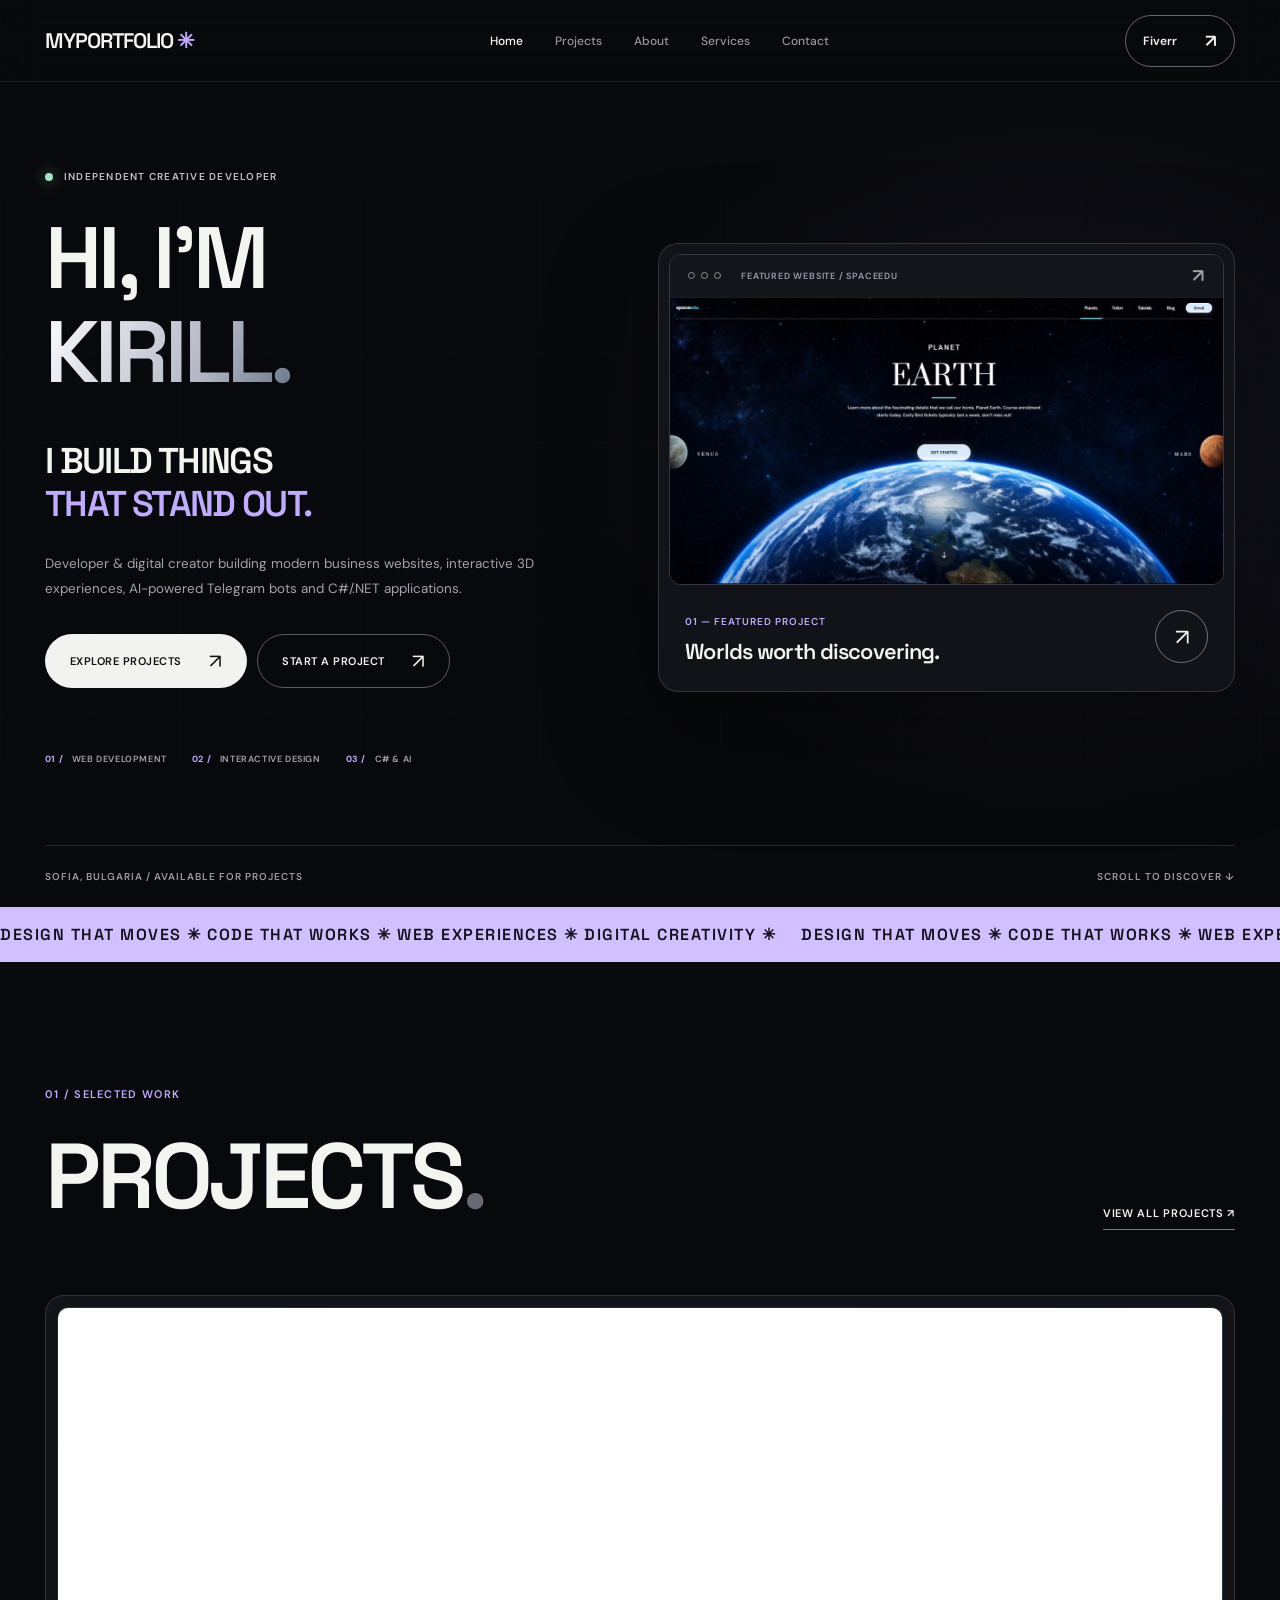
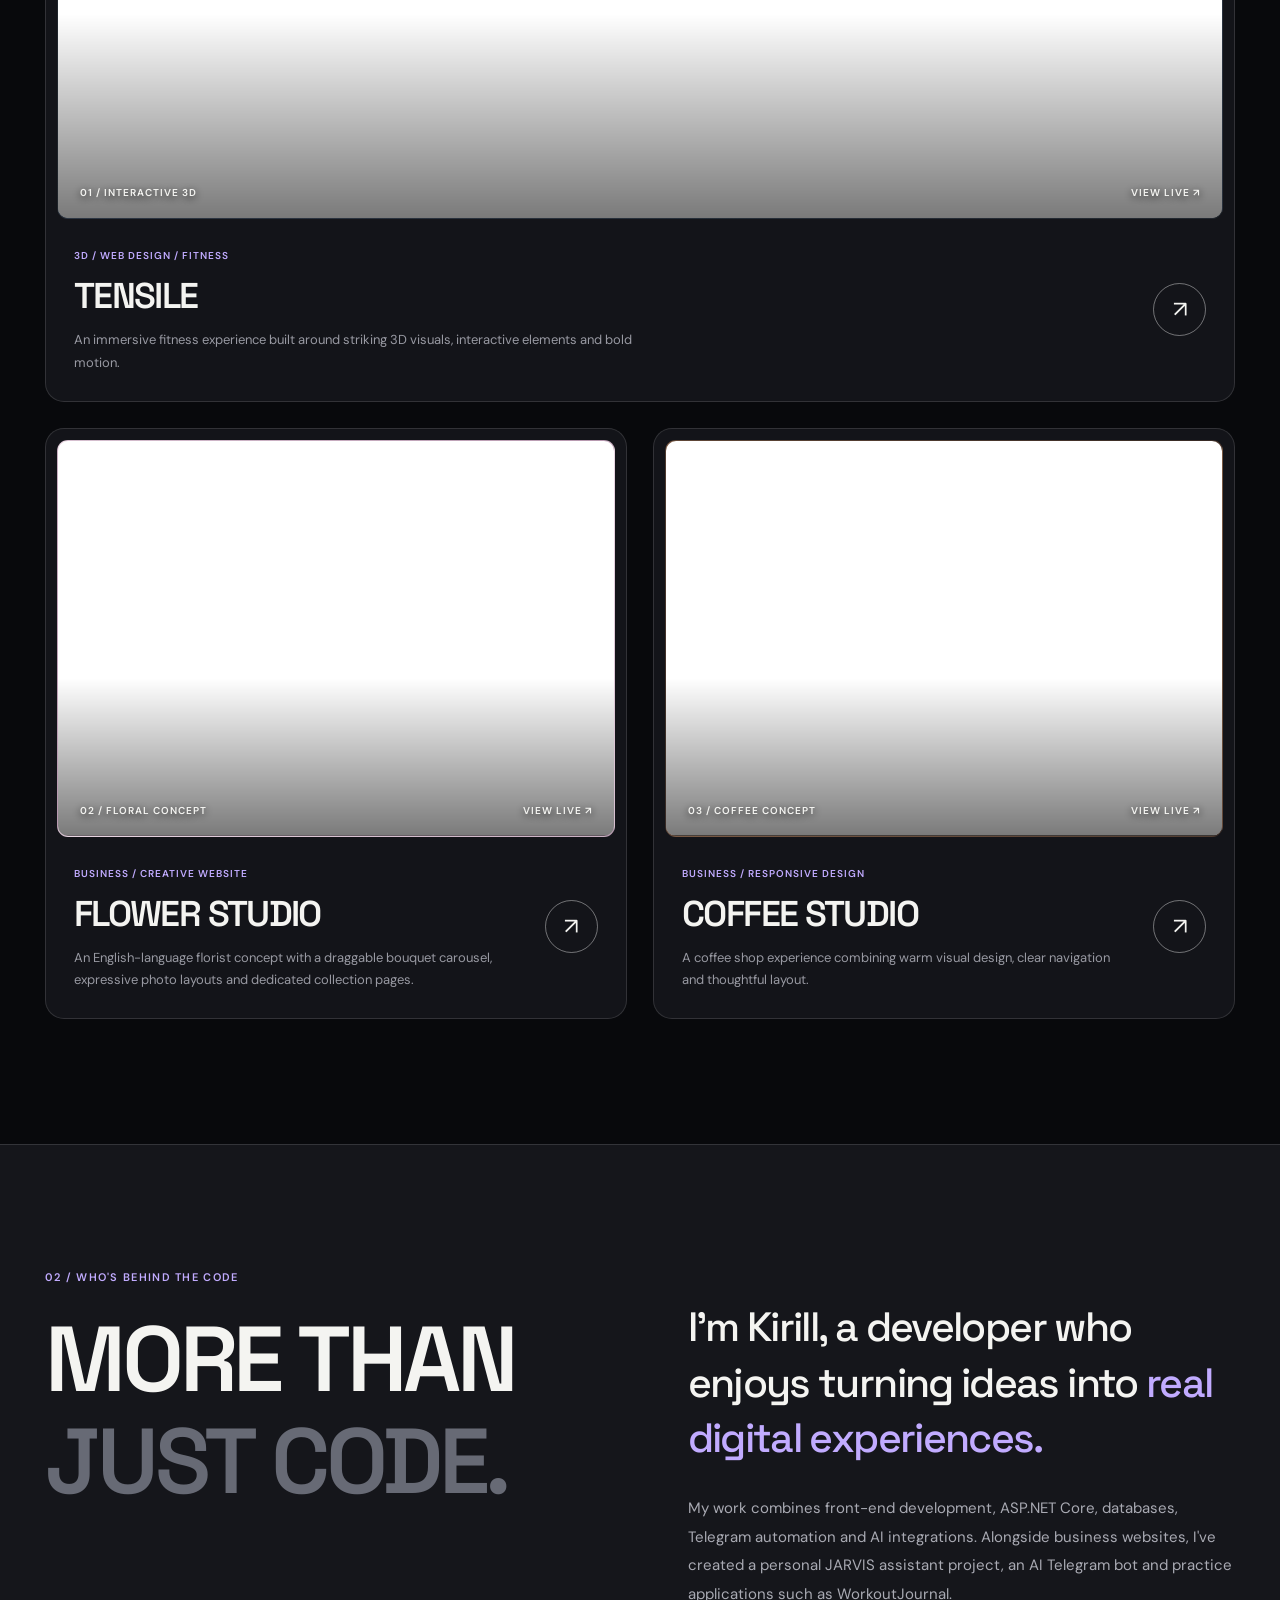
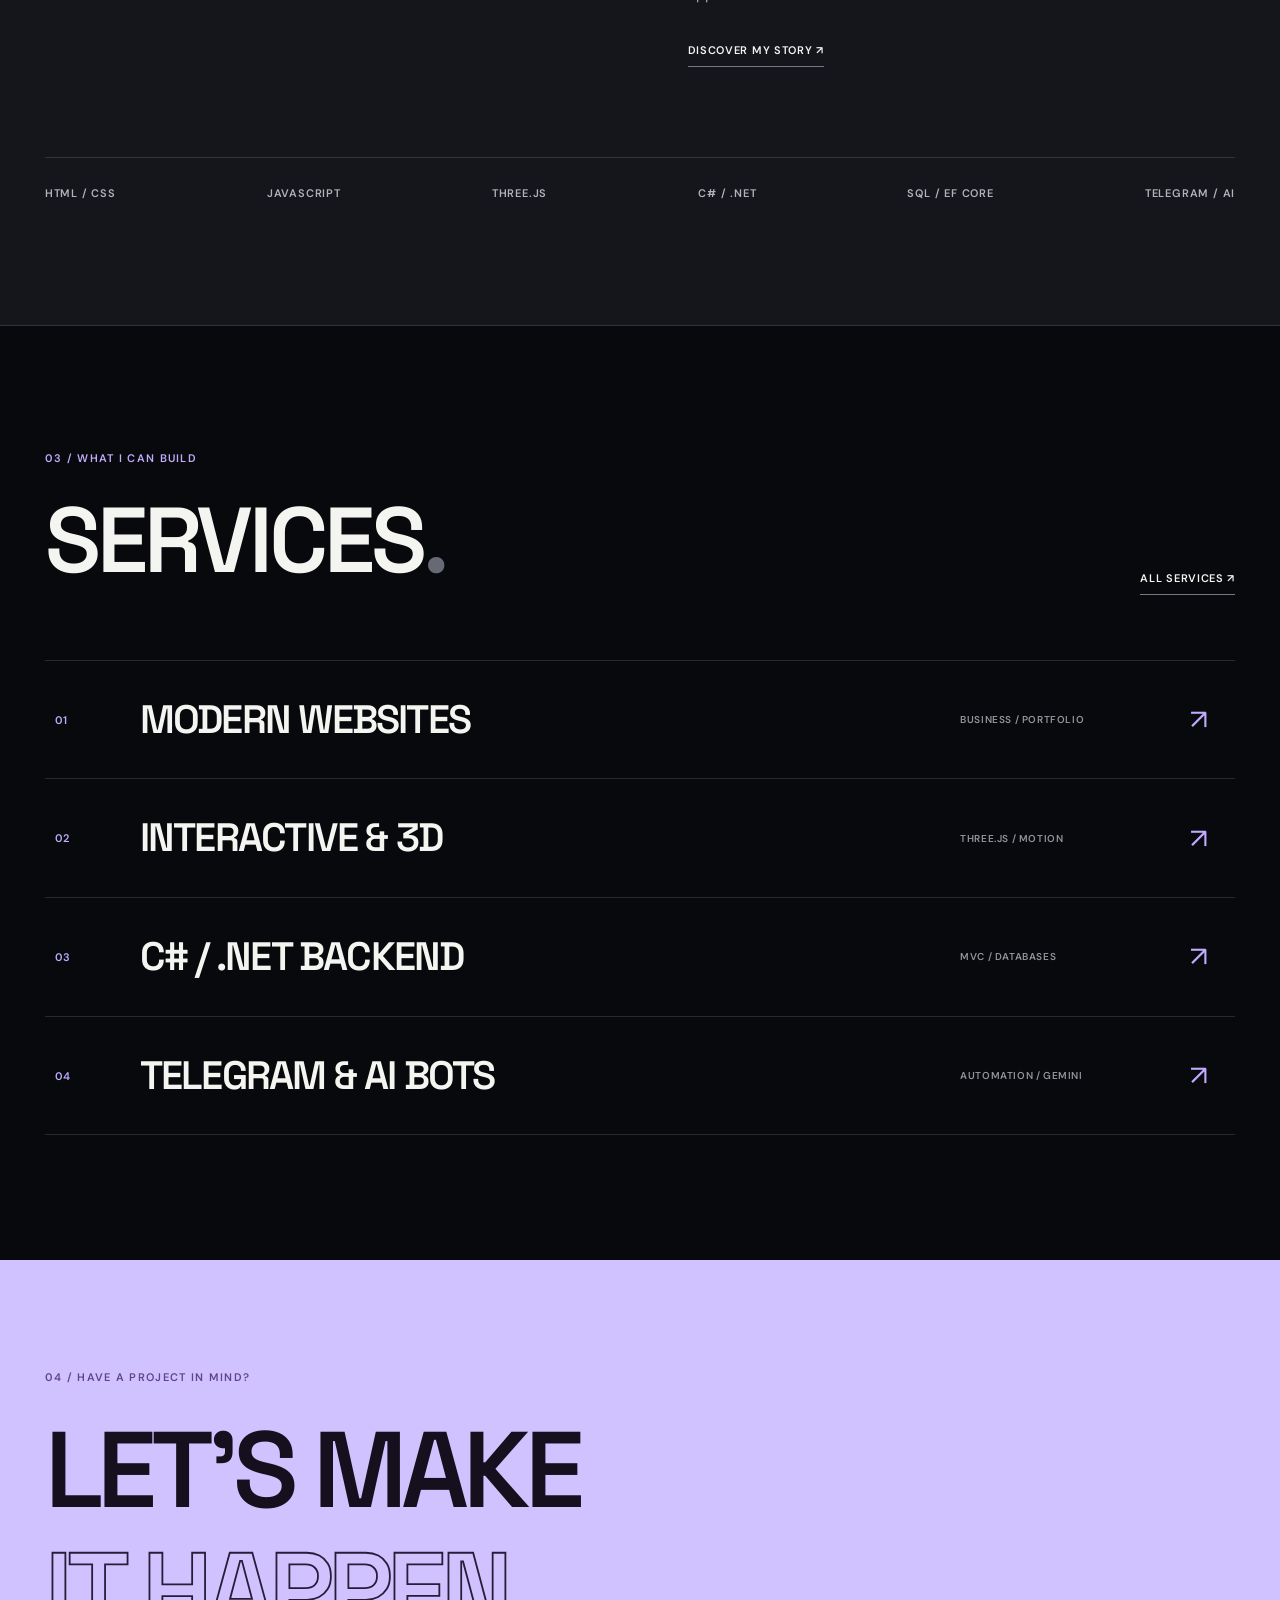
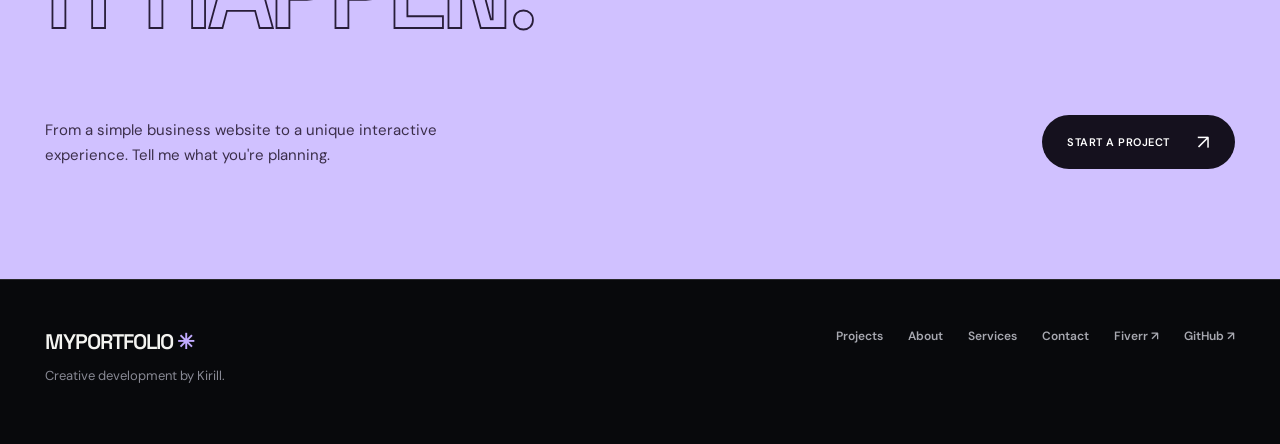
<file: index.html>
<!DOCTYPE html>
<html lang="en">
<head>
    <meta charset="UTF-8">
    <meta name="viewport" content="width=device-width, initial-scale=1.0">
    <meta name="theme-color" content="#08090c">
    <meta name="description" content="MyPortfolio by Kirill. Creative websites, interactive 3D experiences, C#/.NET applications and AI-powered Telegram bots.">
    <title>MyPortfolio — Creative Development by Kirill</title>

    <link rel="preconnect" href="https://fonts.googleapis.com">
    <link rel="preconnect" href="https://fonts.gstatic.com" crossorigin>
    <link href="https://fonts.googleapis.com/css2?family=DM+Sans:wght@400;500;600;700;800&family=Space+Grotesk:wght@400;500;600;700&family=Syne:wght@500;600;700;800&display=swap" rel="stylesheet">

    <link rel="stylesheet" href="style.css">
    <script src="script.js" defer></script>
</head>

<body>
    <header class="site-header">
        <div class="nav-inner">
            <a href="index.html" class="logo">MYPORTFOLIO<span>✳</span></a>

            <nav class="site-nav" id="siteNav" aria-label="Main navigation">
                <a href="index.html" class="active">Home</a>
                <a href="projects.html">Projects</a>
                <a href="about.html">About</a>
                <a href="services.html">Services</a>
                <a href="contact.html">Contact</a>
            </nav>

            <div class="nav-actions">
                <a class="nav-hire" href="https://www.fiverr.com/sellers/itprogkk" target="_blank" rel="noopener noreferrer">Fiverr <span>↗</span></a>
                <button class="menu-toggle" type="button" aria-label="Open navigation" aria-controls="siteNav" aria-expanded="false">
                    <span></span><span></span>
                </button>
            </div>
        </div>
    </header>

    <main>
        <section class="hero">
            <div class="hero-grid-lines"></div>

            <div class="site-container hero-shell">
                <div class="hero-content">
                    <div class="hero-eyebrow">
                        <span class="status-light"></span>
                        INDEPENDENT CREATIVE DEVELOPER
                    </div>

                    <h1 class="hero-title">
                        HI, I'M<br>
                        <span>KIRILL.</span>
                    </h1>

                    <h2 class="hero-subtitle">
                        I BUILD THINGS<br>
                        <em>THAT STAND OUT.</em>
                    </h2>

                    <p class="hero-description">
                        Developer & digital creator building modern business
                        websites, interactive 3D experiences, AI-powered
                        Telegram bots and C#/.NET applications.
                    </p>

                    <div class="button-group">
                        <a href="projects.html" class="btn btn-white">EXPLORE PROJECTS <span>↗</span></a>
                        <a href="contact.html" class="btn btn-ghost">START A PROJECT <span>↗</span></a>
                    </div>

                    <div class="hero-meta">
                        <span><b>01 /</b> WEB DEVELOPMENT</span>
                        <span><b>02 /</b> INTERACTIVE DESIGN</span>
                        <span><b>03 /</b> C# & AI</span>
                    </div>
                </div>

                <div class="hero-feature">
                    <div class="feature-browser">
                        <div class="browser-bar">
                            <div class="browser-dots"><i></i><i></i><i></i></div>
                            <span>FEATURED WEBSITE / SPACEEDU</span>
                            <span class="browser-corner">↗</span>
                        </div>

                        <a class="hero-project-preview" href="https://space-eduu.netlify.app" target="_blank" rel="noopener noreferrer" aria-label="Visit SpaceEdu website">
                            <img src="images/projects/spaceedu.png" alt="SpaceEdu website showing Earth against a star-filled sky" width="1280" height="664" fetchpriority="high" decoding="async">
                        </a>
                    </div>

                    <div class="feature-bottom">
                        <div>
                            <span>01 — FEATURED PROJECT</span>
                            <h3>Worlds worth discovering.</h3>
                        </div>
                        <a href="https://space-eduu.netlify.app" target="_blank" rel="noopener noreferrer" class="round-arrow" aria-label="Explore SpaceEdu">↗</a>
                    </div>
                </div>
            </div>

            <div class="site-container hero-bottom-line">
                <span>SOFIA, BULGARIA / AVAILABLE FOR PROJECTS</span>
                <span>SCROLL TO DISCOVER ↓</span>
            </div>
        </section>

        <div class="marquee" aria-hidden="true">
            <div class="marquee-track">
                <span>DESIGN THAT MOVES ✳ CODE THAT WORKS ✳ WEB EXPERIENCES ✳ DIGITAL CREATIVITY ✳</span>
                <span>DESIGN THAT MOVES ✳ CODE THAT WORKS ✳ WEB EXPERIENCES ✳ DIGITAL CREATIVITY ✳</span>
            </div>
        </div>

        <section class="section site-container">
            <div class="section-heading">
                <div>
                    <p class="eyebrow">01 / SELECTED WORK</p>
                    <h2 class="display-title">PROJECTS<span class="dimmed">.</span></h2>
                </div>
                <a href="projects.html" class="text-arrow">VIEW ALL PROJECTS ↗</a>
            </div>

            <div class="project-grid">
                <article class="project-card project-wide">
                    <a class="preview-link preview-tensile" href="https://tensilefitness.netlify.app/" target="_blank" rel="noopener noreferrer" aria-label="Open TENSILE">
                        <div class="live-preview">
                            <iframe src="https://tensilefitness.netlify.app" loading="lazy" tabindex="-1" title="TENSILE website preview" scrolling="no"></iframe>
                        </div>
                        <div class="preview-overlay"><span>01 / INTERACTIVE 3D</span><span>VIEW LIVE ↗</span></div>
                    </a>
                    <div class="project-details">
                        <div><span class="project-tag">3D / WEB DESIGN / FITNESS</span><h3>TENSILE</h3><p>An immersive fitness experience built around striking 3D visuals, interactive elements and bold motion.</p></div>
                        <a href="https://tensilefitness.netlify.app/" target="_blank" rel="noopener noreferrer" class="round-arrow" aria-label="Visit TENSILE">↗</a>
                    </div>
                </article>

                <article class="project-card">
                    <a class="preview-link preview-flower" href="https://interactiveflowershop.netlify.app/" target="_blank" rel="noopener noreferrer" aria-label="Open flower shop">
                        <div class="live-preview"><iframe src="https://interactiveflowershop.netlify.app" loading="lazy" tabindex="-1" title="Flower Studio website preview" scrolling="no"></iframe></div>
                        <div class="preview-overlay"><span>02 / FLORAL CONCEPT</span><span>VIEW LIVE ↗</span></div>
                    </a>
                    <div class="project-details">
                        <div><span class="project-tag">BUSINESS / CREATIVE WEBSITE</span><h3>FLOWER STUDIO</h3><p>An English-language florist concept with a draggable bouquet carousel, expressive photo layouts and dedicated collection pages.</p></div>
                        <a href="https://interactiveflowershop.netlify.app/" target="_blank" rel="noopener noreferrer" class="round-arrow" aria-label="Visit flower shop">↗</a>
                    </div>
                </article>

                <article class="project-card">
                    <a class="preview-link preview-coffee" href="https://coffeesitedemo.netlify.app/" target="_blank" rel="noopener noreferrer" aria-label="Open coffee shop">
                        <div class="live-preview">
                            <iframe src="https://coffeesitedemo.netlify.app" loading="lazy" tabindex="-1" title="Coffee shop website preview" scrolling="no"></iframe>
                        </div>
                        <div class="preview-overlay"><span>03 / COFFEE CONCEPT</span><span>VIEW LIVE ↗</span></div>
                    </a>
                    <div class="project-details">
                        <div><span class="project-tag">BUSINESS / RESPONSIVE DESIGN</span><h3>COFFEE STUDIO</h3><p>A coffee shop experience combining warm visual design, clear navigation and thoughtful layout.</p></div>
                        <a href="https://coffeesitedemo.netlify.app/" target="_blank" rel="noopener noreferrer" class="round-arrow" aria-label="Visit coffee shop">↗</a>
                    </div>
                </article>
            </div>
        </section>

        <section class="section about-preview">
            <div class="site-container about-preview-grid">
                <div>
                    <p class="eyebrow">02 / WHO'S BEHIND THE CODE</p>
                    <h2 class="display-title">MORE THAN<br><span class="dimmed">JUST CODE.</span></h2>
                </div>
                <div class="about-preview-text">
                    <p class="big-paragraph">I'm Kirill, a developer who enjoys turning ideas into <span>real digital experiences.</span></p>
                    <p>My work combines front-end development, ASP.NET Core, databases, Telegram automation and AI integrations. Alongside business websites, I've created a personal JARVIS assistant project, an AI Telegram bot and practice applications such as WorkoutJournal.</p>
                    <a href="about.html" class="text-arrow">DISCOVER MY STORY ↗</a>
                </div>
            </div>

            <div class="site-container tech-strip">
                <span>HTML / CSS</span>
                <span>JAVASCRIPT</span>
                <span>THREE.JS</span>
                <span>C# / .NET</span>
                <span>SQL / EF CORE</span>
                <span>TELEGRAM / AI</span>
            </div>
        </section>

        <section class="section site-container">
            <div class="section-heading">
                <div><p class="eyebrow">03 / WHAT I CAN BUILD</p><h2 class="display-title">SERVICES<span class="dimmed">.</span></h2></div>
                <a href="services.html" class="text-arrow">ALL SERVICES ↗</a>
            </div>

            <div class="service-list">
                <a href="services.html#websites" class="service-line"><span>01</span><strong>MODERN WEBSITES</strong><small>BUSINESS / PORTFOLIO</small><b>↗</b></a>
                <a href="services.html#interactive" class="service-line"><span>02</span><strong>INTERACTIVE & 3D</strong><small>THREE.JS / MOTION</small><b>↗</b></a>
                <a href="services.html#backend" class="service-line"><span>03</span><strong>C# / .NET BACKEND</strong><small>MVC / DATABASES</small><b>↗</b></a>
                <a href="services.html#bots" class="service-line"><span>04</span><strong>TELEGRAM & AI BOTS</strong><small>AUTOMATION / GEMINI</small><b>↗</b></a>
            </div>
        </section>

        <section class="contact-banner">
            <div class="site-container">
                <p class="eyebrow">04 / HAVE A PROJECT IN MIND?</p>
                <h2>LET'S MAKE<br><span>IT HAPPEN.</span></h2>
                <div class="banner-bottom">
                    <p>From a simple business website to a unique interactive experience. Tell me what you're planning.</p>
                    <a href="contact.html" class="btn btn-dark">START A PROJECT <span>↗</span></a>
                </div>
            </div>
        </section>
    </main>

    <footer class="site-footer">
        <div class="site-container footer-inner">
            <div><a href="index.html" class="logo">MYPORTFOLIO<span>✳</span></a><p>Creative development by Kirill.</p></div>
            <div class="footer-nav">
                <a href="projects.html">Projects</a>
                <a href="about.html">About</a>
                <a href="services.html">Services</a>
                <a href="contact.html">Contact</a>
                <a href="https://www.fiverr.com/sellers/itprogkk" target="_blank" rel="noopener noreferrer">Fiverr ↗</a>
                <a href="https://github.com/FreelanceByKyryl" target="_blank" rel="noopener noreferrer">GitHub ↗</a>
            </div>
        </div>
    </footer>
</body>
</html>
</file>
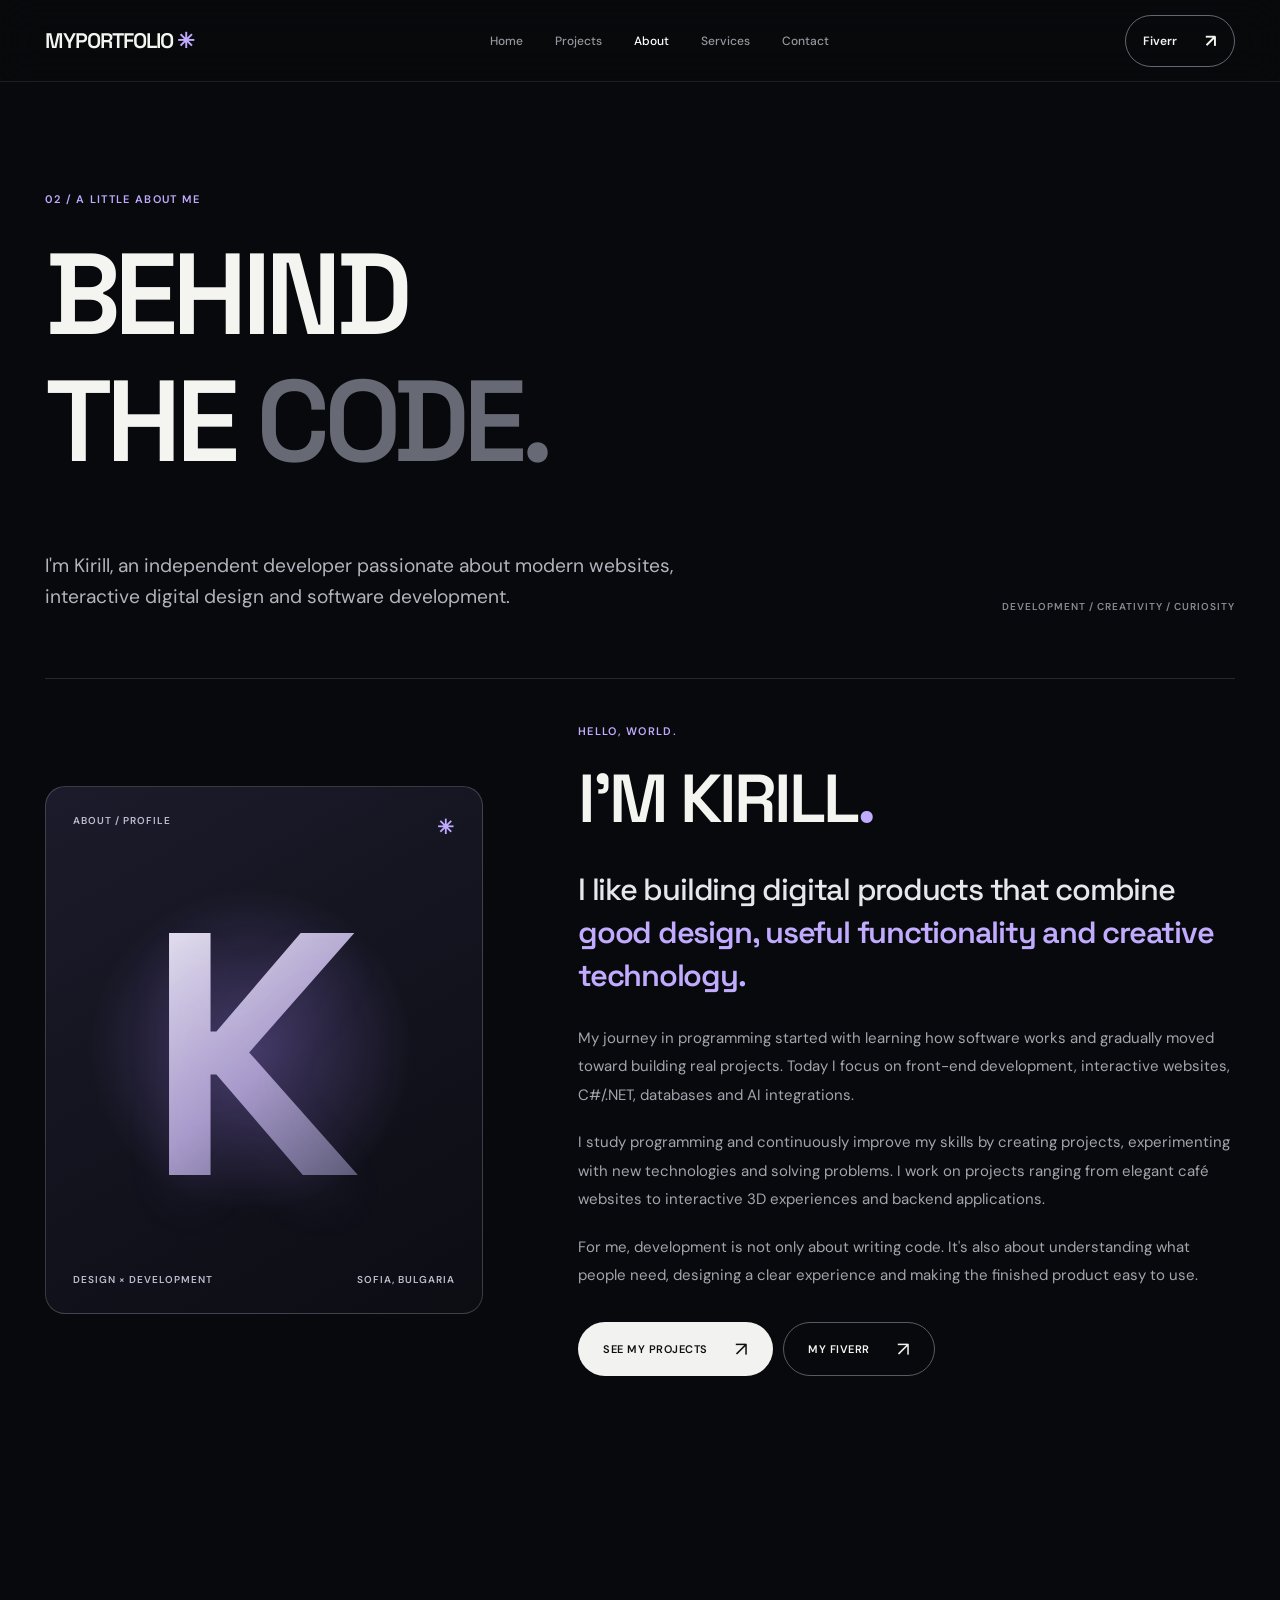
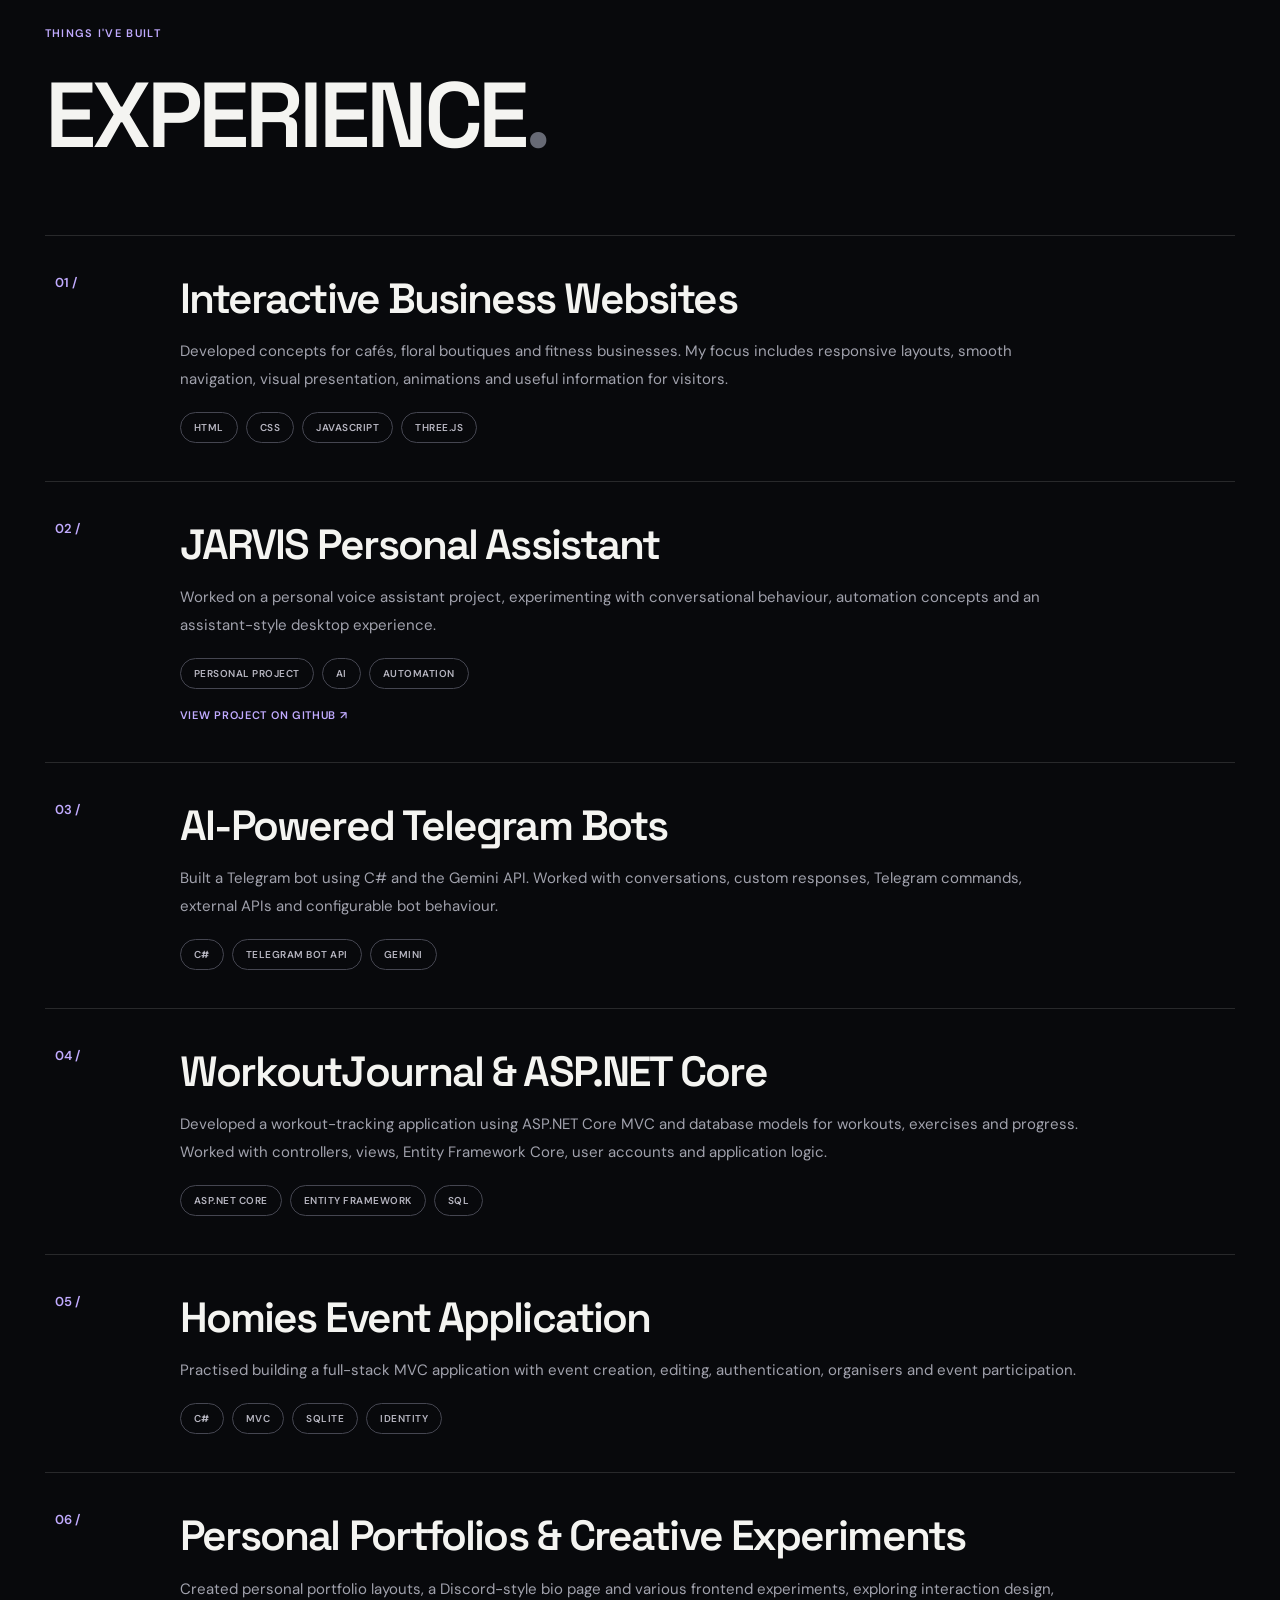
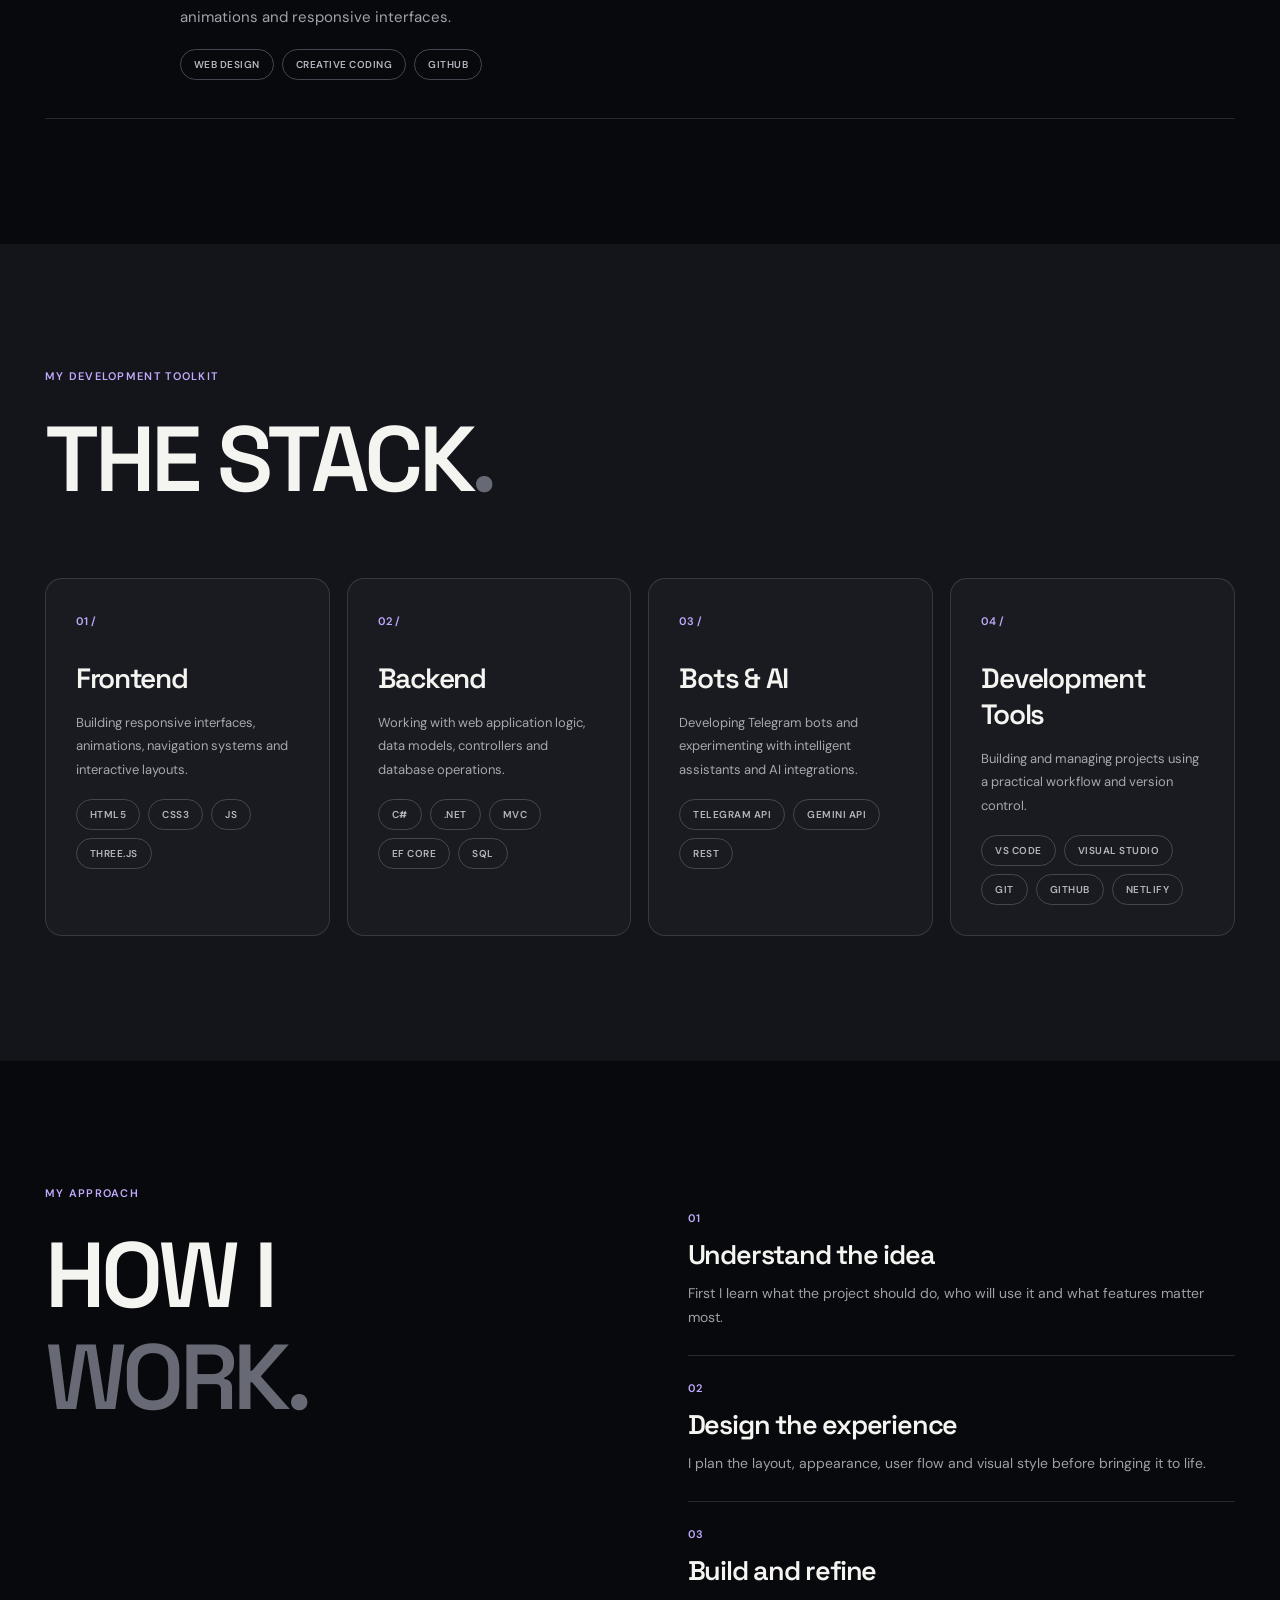
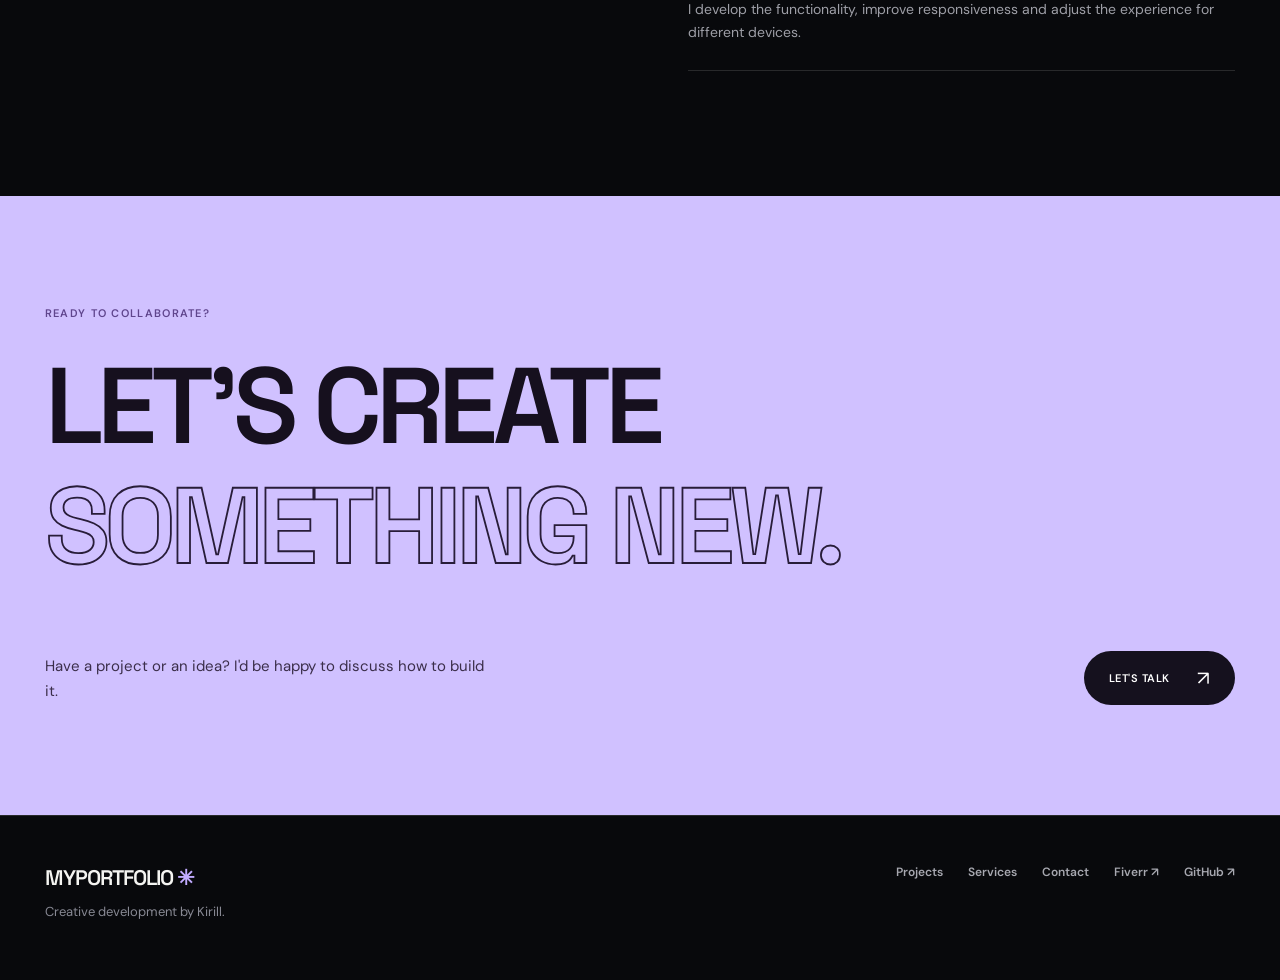
<file: about.html>
<!DOCTYPE html>
<html lang="en">
<head>
    <meta charset="UTF-8">
    <meta name="viewport" content="width=device-width, initial-scale=1.0">
    <meta name="theme-color" content="#08090c">
    <meta name="description" content="About Kirill — developer creating modern websites, AI bots, voice assistants and C#/.NET projects.">
    <title>About Kirill — MyPortfolio</title>
    <link rel="preconnect" href="https://fonts.googleapis.com">
    <link rel="preconnect" href="https://fonts.gstatic.com" crossorigin>
    <link href="https://fonts.googleapis.com/css2?family=DM+Sans:wght@400;500;600;700;800&family=Space+Grotesk:wght@400;500;600;700&family=Syne:wght@500;600;700;800&display=swap" rel="stylesheet">
    <link rel="stylesheet" href="style.css">
    <script src="script.js" defer></script>
</head>
<body>
    <header class="site-header"><div class="nav-inner">
        <a href="index.html" class="logo">MYPORTFOLIO<span>✳</span></a>
        <nav class="site-nav" id="siteNav" aria-label="Main navigation">
            <a href="index.html">Home</a><a href="projects.html">Projects</a><a href="about.html" class="active">About</a><a href="services.html">Services</a><a href="contact.html">Contact</a>
        </nav>
        <div class="nav-actions">
            <a href="https://www.fiverr.com/sellers/itprogkk" target="_blank" rel="noopener noreferrer" class="nav-hire">Fiverr <span>↗</span></a>
            <button class="menu-toggle" type="button" aria-label="Open navigation" aria-controls="siteNav" aria-expanded="false"><span></span><span></span></button>
        </div>
    </div></header>

    <main>
        <section class="page-hero site-container">
            <p class="eyebrow">02 / A LITTLE ABOUT ME</p>
            <h1 class="page-title">BEHIND<br>THE <span class="dimmed">CODE.</span></h1>
            <div class="page-intro">
                <p>I'm Kirill, an independent developer passionate about modern websites, interactive digital design and software development.</p>
                <span>DEVELOPMENT / CREATIVITY / CURIOSITY</span>
            </div>
        </section>

        <section class="section site-container section-tight">
            <div class="about-story">
                <div class="about-art">
                    <div class="about-art-top"><span>ABOUT / PROFILE</span><span>✳</span></div>
                    <div class="about-letter">K</div>
                    <div class="about-art-bottom"><span>DESIGN × DEVELOPMENT</span><span>SOFIA, BULGARIA</span></div>
                </div>

                <div class="about-story-content">
                    <p class="eyebrow">HELLO, WORLD.</p>
                    <h2>I'M KIRILL<span>.</span></h2>
                    <p class="large-copy">I like building digital products that combine <strong>good design, useful functionality and creative technology.</strong></p>
                    <p>My journey in programming started with learning how software works and gradually moved toward building real projects. Today I focus on front-end development, interactive websites, C#/.NET, databases and AI integrations.</p>
                    <p>I study programming and continuously improve my skills by creating projects, experimenting with new technologies and solving problems. I work on projects ranging from elegant café websites to interactive 3D experiences and backend applications.</p>
                    <p>For me, development is not only about writing code. It's also about understanding what people need, designing a clear experience and making the finished product easy to use.</p>
                    <div class="button-group about-buttons">
                        <a class="btn btn-white" href="projects.html">SEE MY PROJECTS <span>↗</span></a>
                        <a class="btn btn-ghost" href="https://www.fiverr.com/sellers/itprogkk" target="_blank" rel="noopener noreferrer">MY FIVERR <span>↗</span></a>
                    </div>
                </div>
            </div>
        </section>

        <section class="section site-container">
            <div class="section-heading">
                <div><p class="eyebrow">THINGS I'VE BUILT</p><h2 class="display-title">EXPERIENCE<span class="dimmed">.</span></h2></div>
            </div>

            <div class="experience-list">
                <article class="experience-item">
                    <span class="experience-number">01 /</span>
                    <div><h3>Interactive Business Websites</h3><p>Developed concepts for cafés, floral boutiques and fitness businesses. My focus includes responsive layouts, smooth navigation, visual presentation, animations and useful information for visitors.</p><div class="tag-row"><span>HTML</span><span>CSS</span><span>JAVASCRIPT</span><span>THREE.JS</span></div></div>
                </article>
                <article class="experience-item">
                    <span class="experience-number">02 /</span>
                    <div><h3>JARVIS Personal Assistant</h3><p>Worked on a personal voice assistant project, experimenting with conversational behaviour, automation concepts and an assistant-style desktop experience.</p><div class="tag-row"><span>PERSONAL PROJECT</span><span>AI</span><span>AUTOMATION</span></div><a href="https://github.com/FreelanceByKyryl/JARVIS-Personal-Edition" target="_blank" rel="noopener noreferrer" class="experience-link">VIEW PROJECT ON GITHUB ↗</a></div>
                </article>
                <article class="experience-item">
                    <span class="experience-number">03 /</span>
                    <div><h3>AI-Powered Telegram Bots</h3><p>Built a Telegram bot using C# and the Gemini API. Worked with conversations, custom responses, Telegram commands, external APIs and configurable bot behaviour.</p><div class="tag-row"><span>C#</span><span>TELEGRAM BOT API</span><span>GEMINI</span></div></div>
                </article>
                <article class="experience-item">
                    <span class="experience-number">04 /</span>
                    <div><h3>WorkoutJournal & ASP.NET Core</h3><p>Developed a workout-tracking application using ASP.NET Core MVC and database models for workouts, exercises and progress. Worked with controllers, views, Entity Framework Core, user accounts and application logic.</p><div class="tag-row"><span>ASP.NET CORE</span><span>ENTITY FRAMEWORK</span><span>SQL</span></div></div>
                </article>
                <article class="experience-item">
                    <span class="experience-number">05 /</span>
                    <div><h3>Homies Event Application</h3><p>Practised building a full-stack MVC application with event creation, editing, authentication, organisers and event participation.</p><div class="tag-row"><span>C#</span><span>MVC</span><span>SQLITE</span><span>IDENTITY</span></div></div>
                </article>
                <article class="experience-item">
                    <span class="experience-number">06 /</span>
                    <div><h3>Personal Portfolios & Creative Experiments</h3><p>Created personal portfolio layouts, a Discord-style bio page and various frontend experiments, exploring interaction design, animations and responsive interfaces.</p><div class="tag-row"><span>WEB DESIGN</span><span>CREATIVE CODING</span><span>GITHUB</span></div></div>
                </article>
            </div>
        </section>

        <section class="section about-skills">
            <div class="site-container">
                <div class="section-heading"><div><p class="eyebrow">MY DEVELOPMENT TOOLKIT</p><h2 class="display-title">THE STACK<span class="dimmed">.</span></h2></div></div>
                <div class="skills-grid">
                    <article class="skill-card"><span>01 /</span><h3>Frontend</h3><p>Building responsive interfaces, animations, navigation systems and interactive layouts.</p><div class="tag-row"><span>HTML5</span><span>CSS3</span><span>JS</span><span>THREE.JS</span></div></article>
                    <article class="skill-card"><span>02 /</span><h3>Backend</h3><p>Working with web application logic, data models, controllers and database operations.</p><div class="tag-row"><span>C#</span><span>.NET</span><span>MVC</span><span>EF CORE</span><span>SQL</span></div></article>
                    <article class="skill-card"><span>03 /</span><h3>Bots & AI</h3><p>Developing Telegram bots and experimenting with intelligent assistants and AI integrations.</p><div class="tag-row"><span>TELEGRAM API</span><span>GEMINI API</span><span>REST</span></div></article>
                    <article class="skill-card"><span>04 /</span><h3>Development Tools</h3><p>Building and managing projects using a practical workflow and version control.</p><div class="tag-row"><span>VS CODE</span><span>VISUAL STUDIO</span><span>GIT</span><span>GITHUB</span><span>NETLIFY</span></div></article>
                </div>
            </div>
        </section>

        <section class="section site-container">
            <div class="about-approach">
                <div><p class="eyebrow">MY APPROACH</p><h2 class="display-title">HOW I<br><span class="dimmed">WORK.</span></h2></div>
                <div class="approach-list">
                    <div><span>01</span><h3>Understand the idea</h3><p>First I learn what the project should do, who will use it and what features matter most.</p></div>
                    <div><span>02</span><h3>Design the experience</h3><p>I plan the layout, appearance, user flow and visual style before bringing it to life.</p></div>
                    <div><span>03</span><h3>Build and refine</h3><p>I develop the functionality, improve responsiveness and adjust the experience for different devices.</p></div>
                </div>
            </div>
        </section>

        <section class="contact-banner">
            <div class="site-container">
                <p class="eyebrow">READY TO COLLABORATE?</p>
                <h2>LET'S CREATE<br><span>SOMETHING NEW.</span></h2>
                <div class="banner-bottom"><p>Have a project or an idea? I'd be happy to discuss how to build it.</p><a class="btn btn-dark" href="contact.html">LET'S TALK <span>↗</span></a></div>
            </div>
        </section>
    </main>

    <footer class="site-footer"><div class="site-container footer-inner">
        <div><a href="index.html" class="logo">MYPORTFOLIO<span>✳</span></a><p>Creative development by Kirill.</p></div>
        <div class="footer-nav"><a href="projects.html">Projects</a><a href="services.html">Services</a><a href="contact.html">Contact</a><a href="https://www.fiverr.com/sellers/itprogkk" target="_blank" rel="noopener noreferrer">Fiverr ↗</a><a href="https://github.com/FreelanceByKyryl" target="_blank" rel="noopener noreferrer">GitHub ↗</a></div>
    </div></footer>
</body>
</html>
</file>
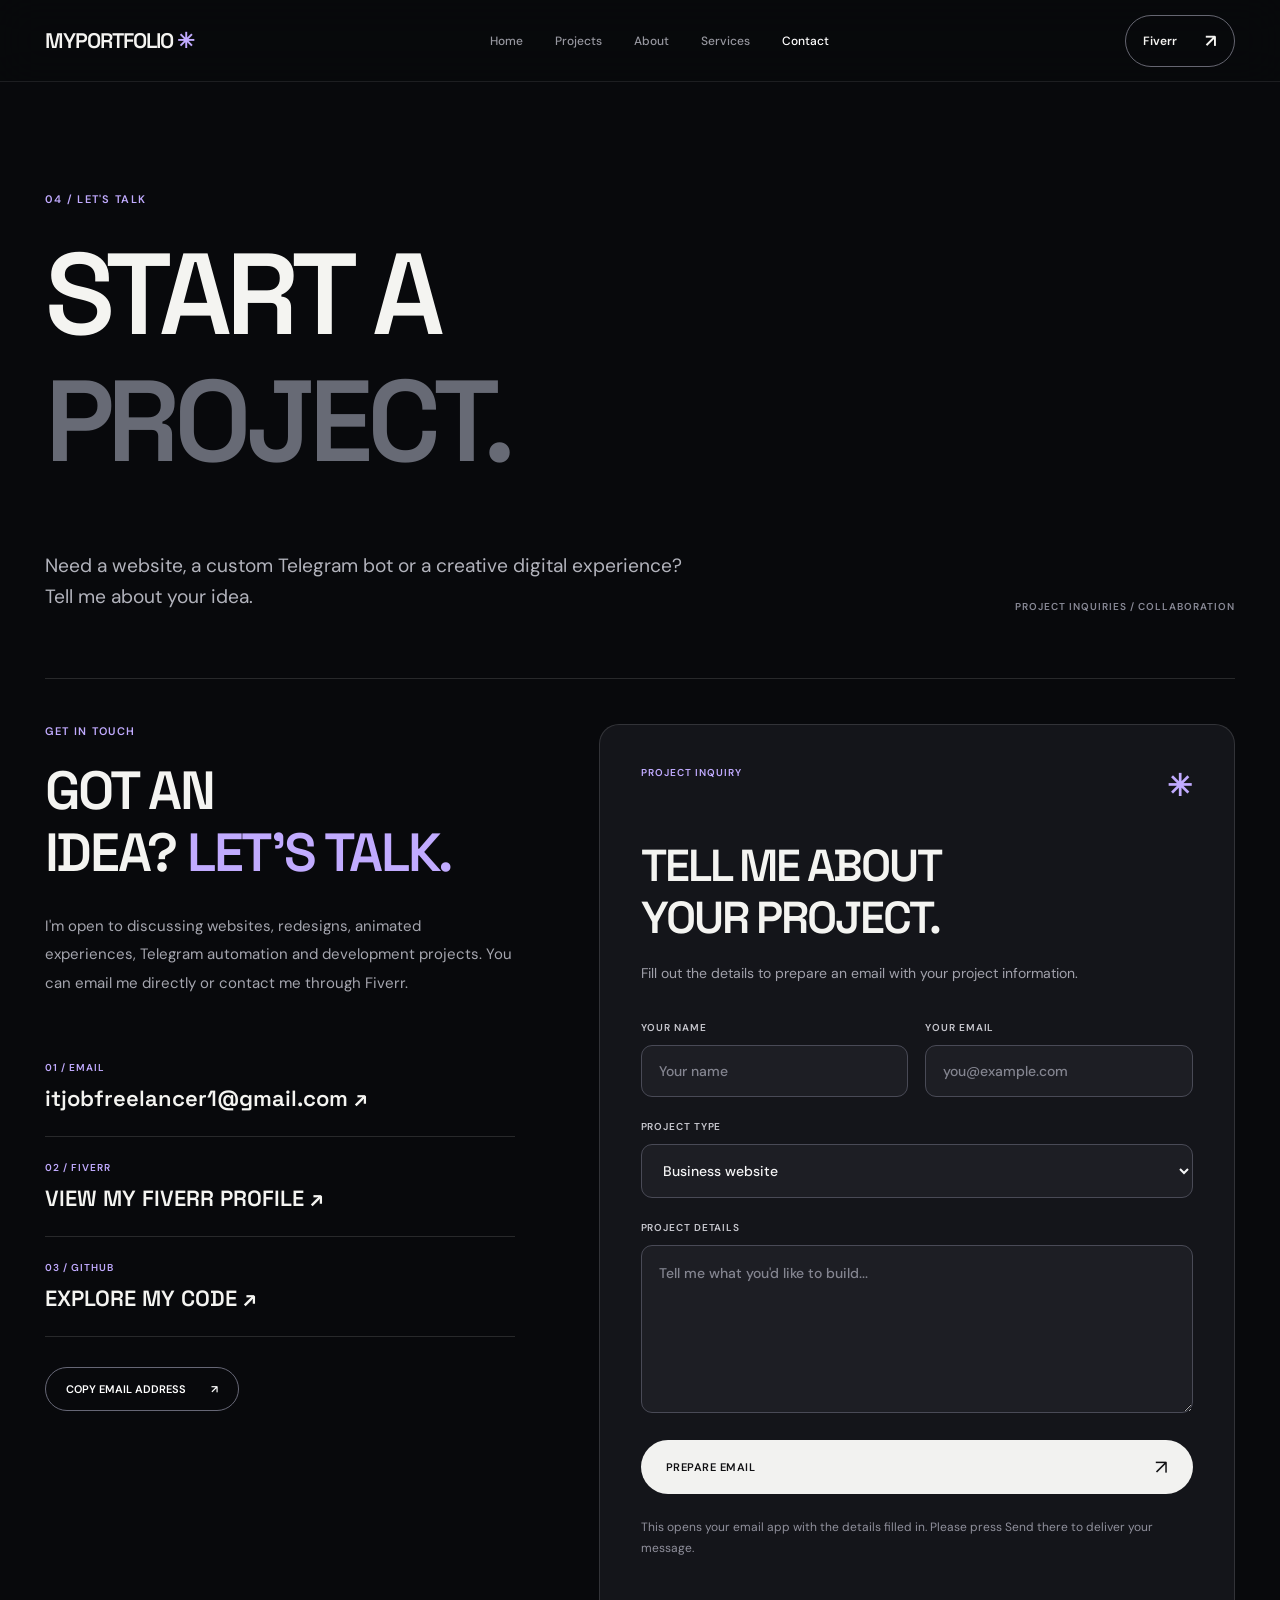
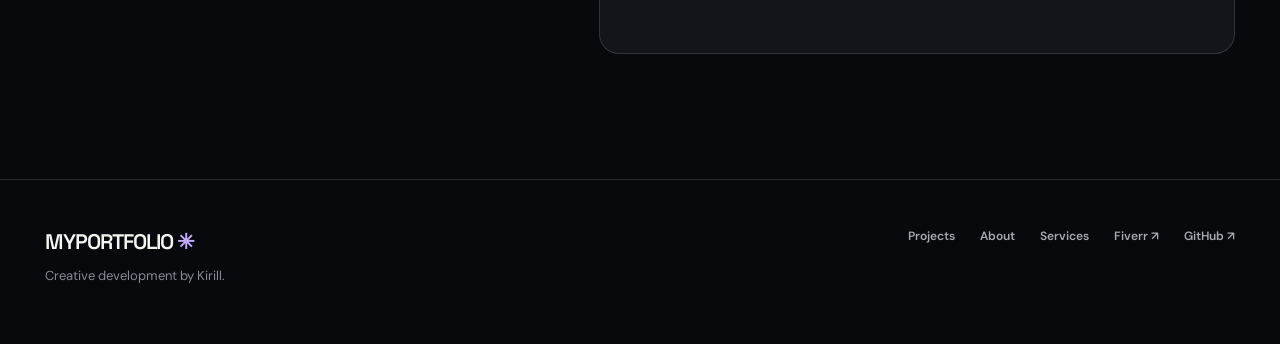
<file: contact.html>
<!DOCTYPE html>
<html lang="en">
<head>
    <meta charset="UTF-8">
    <meta name="viewport" content="width=device-width, initial-scale=1.0">
    <meta name="theme-color" content="#08090c">
    <meta name="description" content="Contact Kirill for website development, Telegram bots, interactive web and backend projects.">
    <title>Contact — MyPortfolio</title>
    <link rel="preconnect" href="https://fonts.googleapis.com">
    <link rel="preconnect" href="https://fonts.gstatic.com" crossorigin>
    <link href="https://fonts.googleapis.com/css2?family=DM+Sans:wght@400;500;600;700;800&family=Space+Grotesk:wght@400;500;600;700&family=Syne:wght@500;600;700;800&display=swap" rel="stylesheet">
    <link rel="stylesheet" href="style.css">
    <script src="script.js" defer></script>
</head>
<body>
    <header class="site-header"><div class="nav-inner">
        <a href="index.html" class="logo">MYPORTFOLIO<span>✳</span></a>
        <nav class="site-nav" id="siteNav" aria-label="Main navigation">
            <a href="index.html">Home</a><a href="projects.html">Projects</a><a href="about.html">About</a><a href="services.html">Services</a><a href="contact.html" class="active">Contact</a>
        </nav>
        <div class="nav-actions"><a href="https://www.fiverr.com/sellers/itprogkk" target="_blank" rel="noopener noreferrer" class="nav-hire">Fiverr <span>↗</span></a><button class="menu-toggle" type="button" aria-label="Open navigation" aria-controls="siteNav" aria-expanded="false"><span></span><span></span></button></div>
    </div></header>

    <main>
        <section class="page-hero site-container">
            <p class="eyebrow">04 / LET'S TALK</p>
            <h1 class="page-title">START A<br><span class="dimmed">PROJECT.</span></h1>
            <div class="page-intro"><p>Need a website, a custom Telegram bot or a creative digital experience? Tell me about your idea.</p><span>PROJECT INQUIRIES / COLLABORATION</span></div>
        </section>

        <section class="section site-container section-tight">
            <div class="contact-layout">
                <div class="contact-info">
                    <p class="eyebrow">GET IN TOUCH</p>
                    <h2>GOT AN<br>IDEA? <span>LET'S TALK.</span></h2>
                    <p>I'm open to discussing websites, redesigns, animated experiences, Telegram automation and development projects. You can email me directly or contact me through Fiverr.</p>

                    <div class="contact-method">
                        <span>01 / EMAIL</span>
                        <a href="mailto:itjobfreelancer1@gmail.com">itjobfreelancer1@gmail.com ↗</a>
                    </div>
                    <div class="contact-method">
                        <span>02 / FIVERR</span>
                        <a href="https://www.fiverr.com/sellers/itprogkk" target="_blank" rel="noopener noreferrer">VIEW MY FIVERR PROFILE ↗</a>
                    </div>
                    <div class="contact-method">
                        <span>03 / GITHUB</span>
                        <a href="https://github.com/FreelanceByKyryl" target="_blank" rel="noopener noreferrer">EXPLORE MY CODE ↗</a>
                    </div>

                    <button class="copy-email" id="copyEmail" type="button">COPY EMAIL ADDRESS <span>↗</span></button>
                    <p class="copy-status" id="copyStatus" role="status" aria-live="polite"></p>
                </div>

                <div class="contact-form-panel">
                    <div class="form-heading"><span>PROJECT INQUIRY</span><span>✳</span></div>
                    <h2>TELL ME ABOUT<br>YOUR PROJECT.</h2>
                    <p>Fill out the details to prepare an email with your project information.</p>

                    <form id="contactForm" class="contact-form">
                        <div class="form-row">
                            <label>YOUR NAME
                                <input type="text" name="name" placeholder="Your name" required maxlength="100">
                            </label>
                            <label>YOUR EMAIL
                                <input type="email" name="email" placeholder="you@example.com" required maxlength="200">
                            </label>
                        </div>

                        <label>PROJECT TYPE
                            <select name="projectType" id="projectType" required>
                                <option value="Business website">Business website</option>
                                <option value="Landing page">Landing page</option>
                                <option value="Interactive / 3D website">Interactive / 3D website</option>
                                <option value="Portfolio website">Portfolio website</option>
                                <option value="Website redesign">Website redesign</option>
                                <option value="Telegram bot">Telegram bot</option>
                                <option value="Telegram AI bot">Telegram AI bot</option>
                                <option value="C# / .NET application">C# / .NET application</option>
                                <option value="Other project">Other project</option>
                            </select>
                        </label>

                        <label>PROJECT DETAILS
                            <textarea name="message" rows="6" placeholder="Tell me what you'd like to build..." required maxlength="3000"></textarea>
                        </label>

                        <button class="btn btn-white form-submit" type="submit">PREPARE EMAIL <span>↗</span></button>
                        <p class="form-note">This opens your email app with the details filled in. Please press Send there to deliver your message.</p>
                        <p class="form-status" id="formStatus" role="status" aria-live="polite"></p>
                    </form>
                </div>
            </div>
        </section>
    </main>

    <footer class="site-footer"><div class="site-container footer-inner">
        <div><a href="index.html" class="logo">MYPORTFOLIO<span>✳</span></a><p>Creative development by Kirill.</p></div>
        <div class="footer-nav"><a href="projects.html">Projects</a><a href="about.html">About</a><a href="services.html">Services</a><a href="https://www.fiverr.com/sellers/itprogkk" target="_blank" rel="noopener noreferrer">Fiverr ↗</a><a href="https://github.com/FreelanceByKyryl" target="_blank" rel="noopener noreferrer">GitHub ↗</a></div>
    </div></footer>
</body>
</html>
</file>
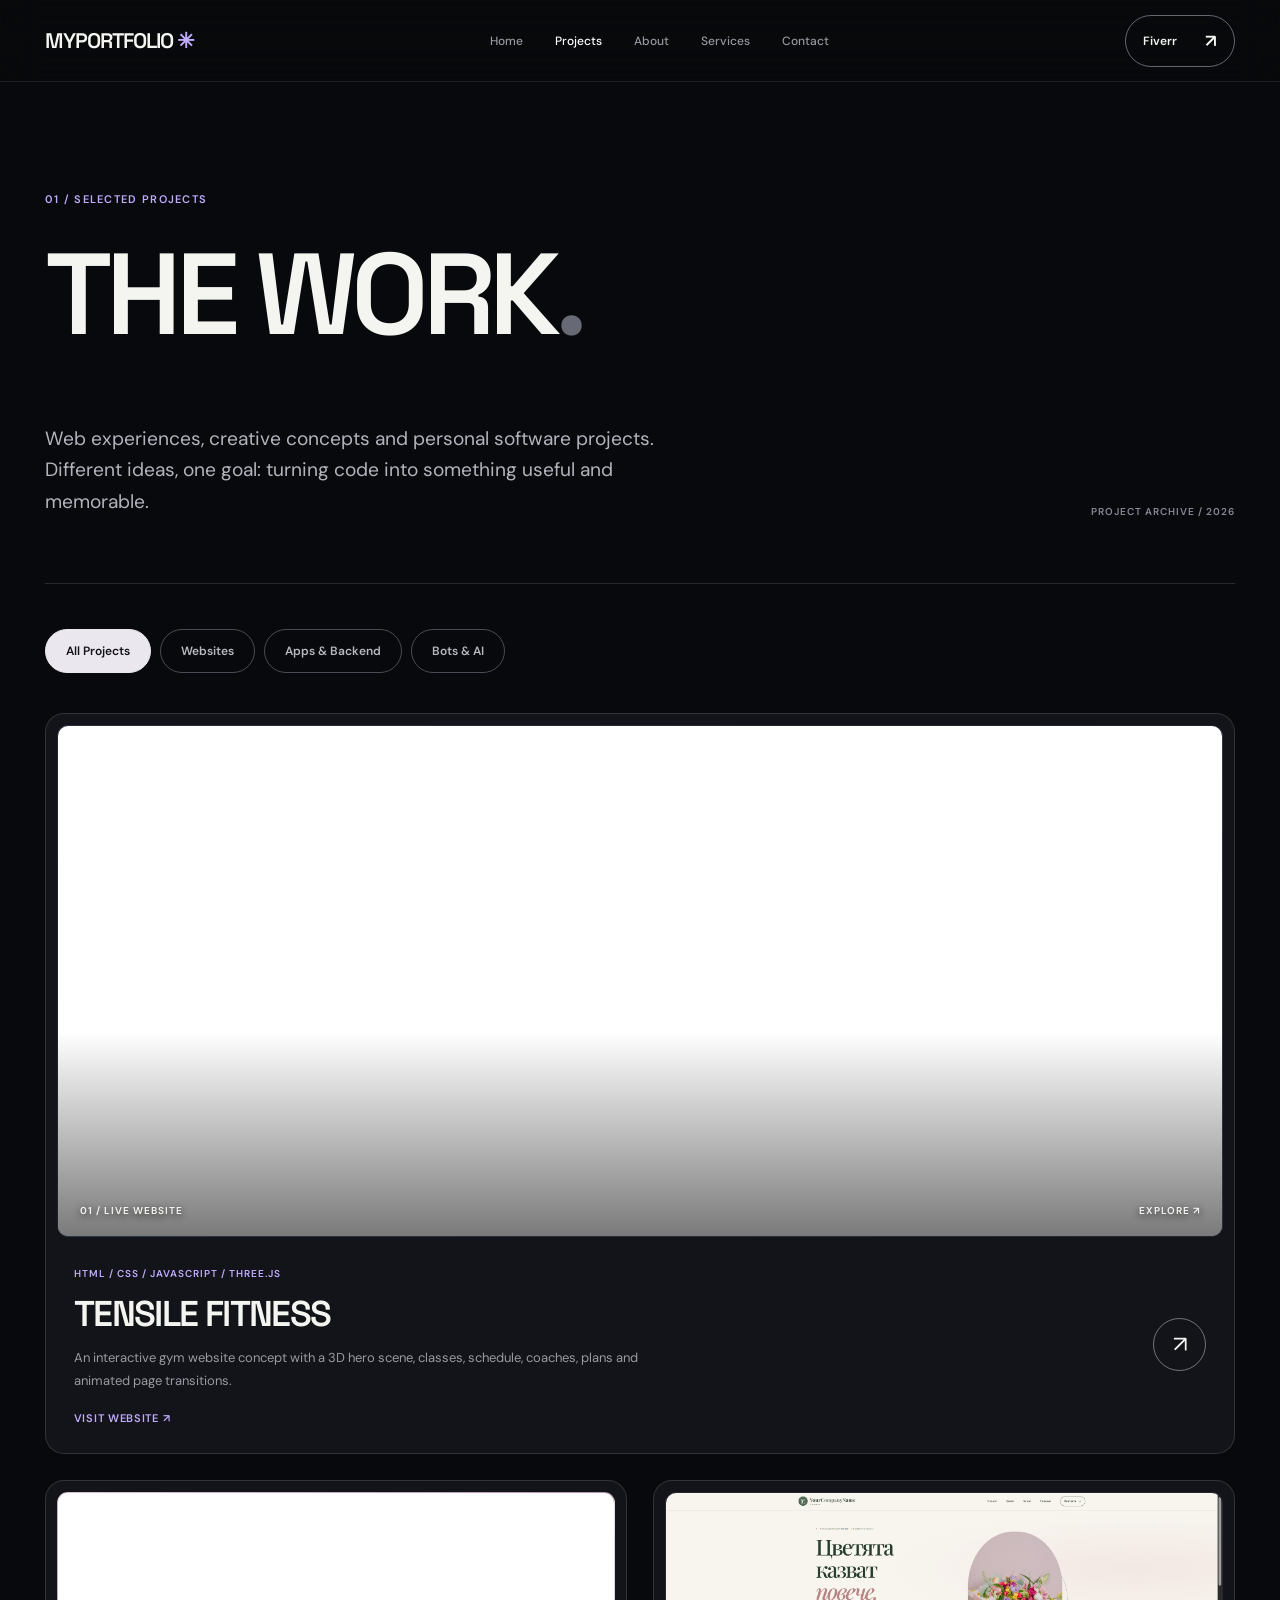
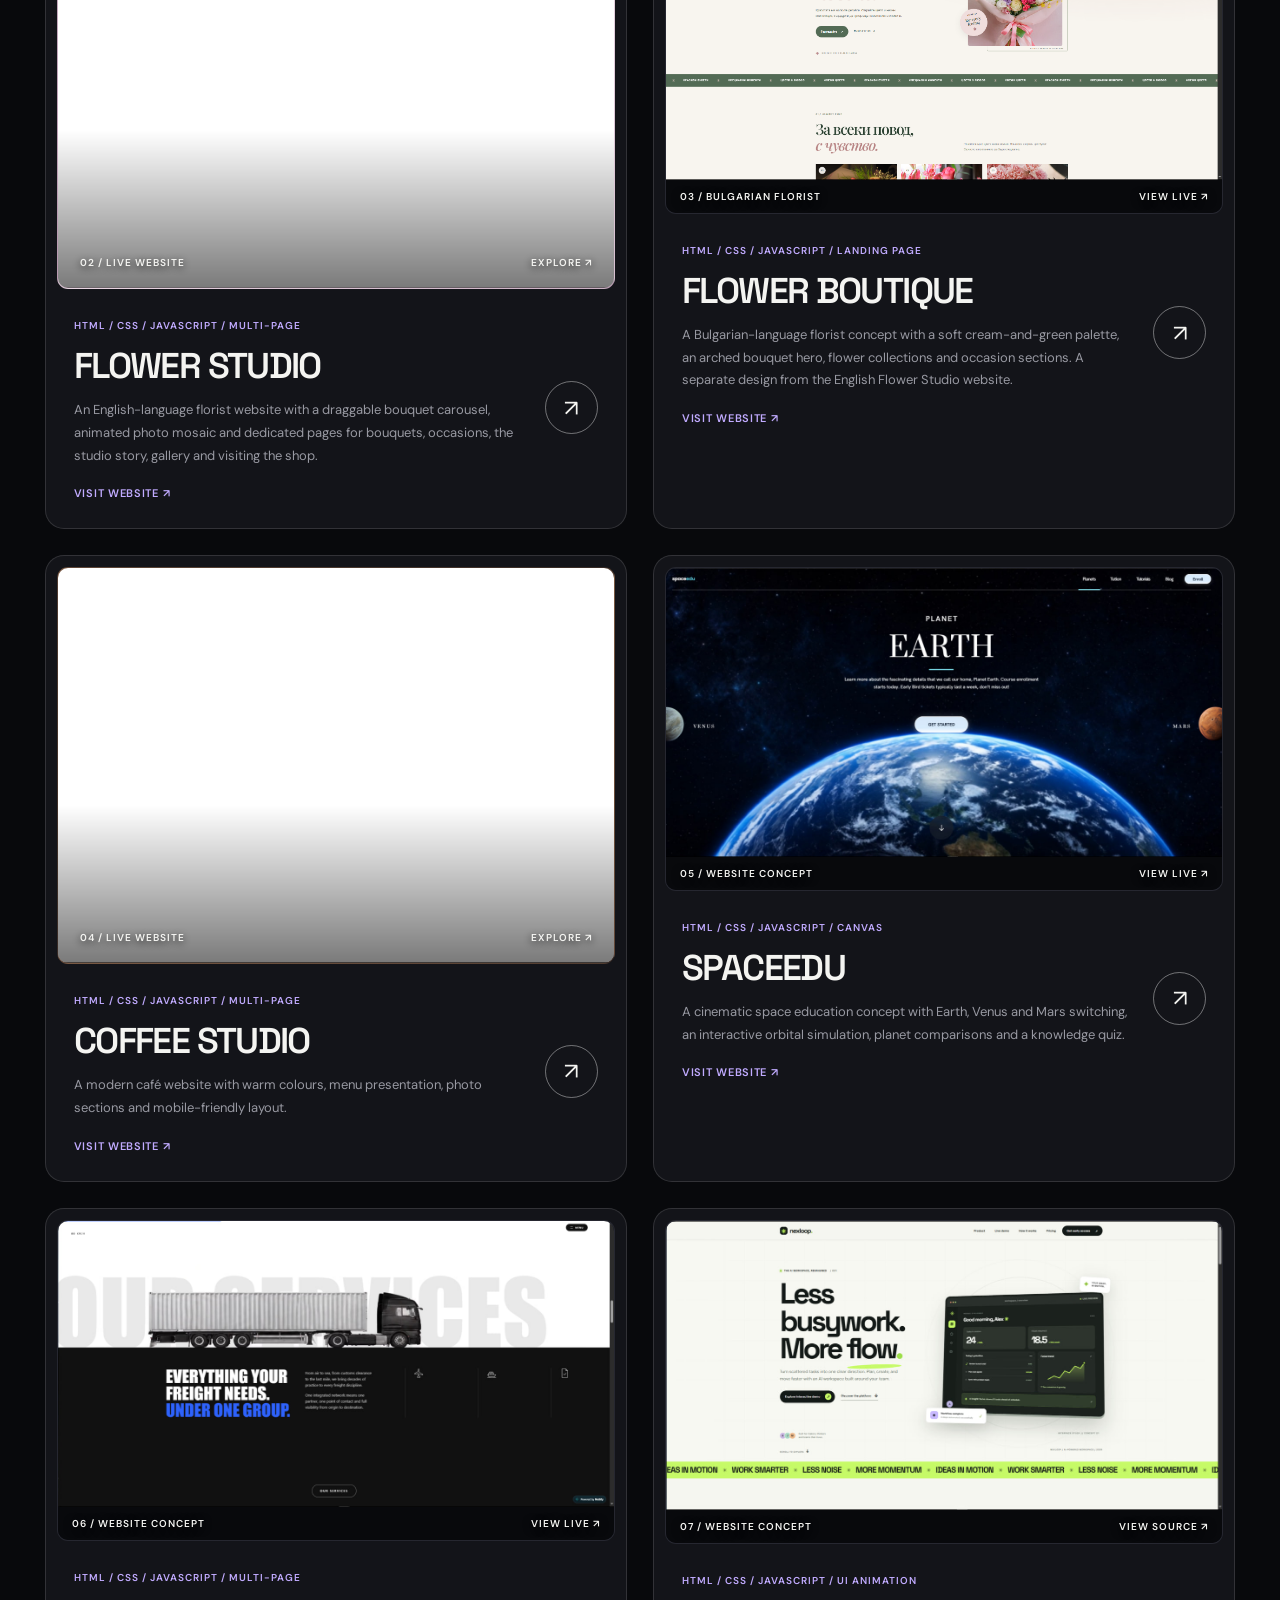
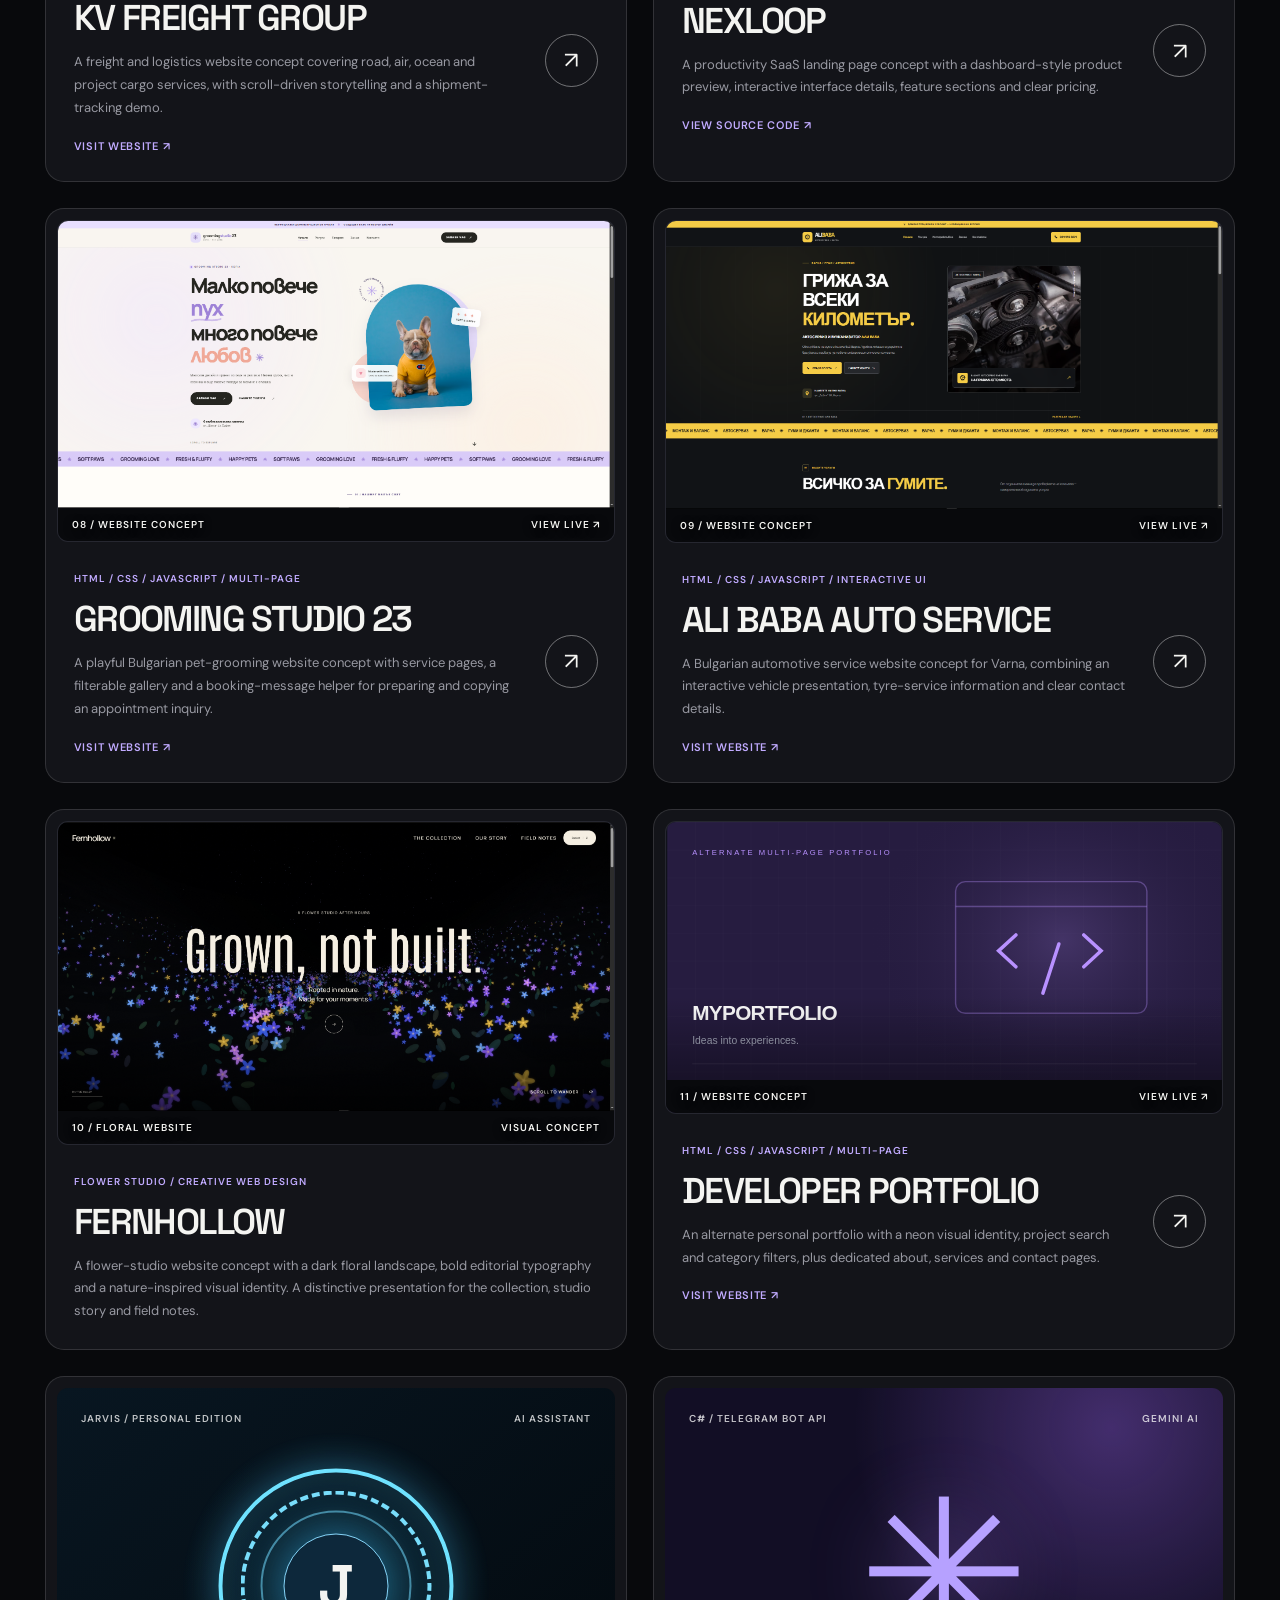
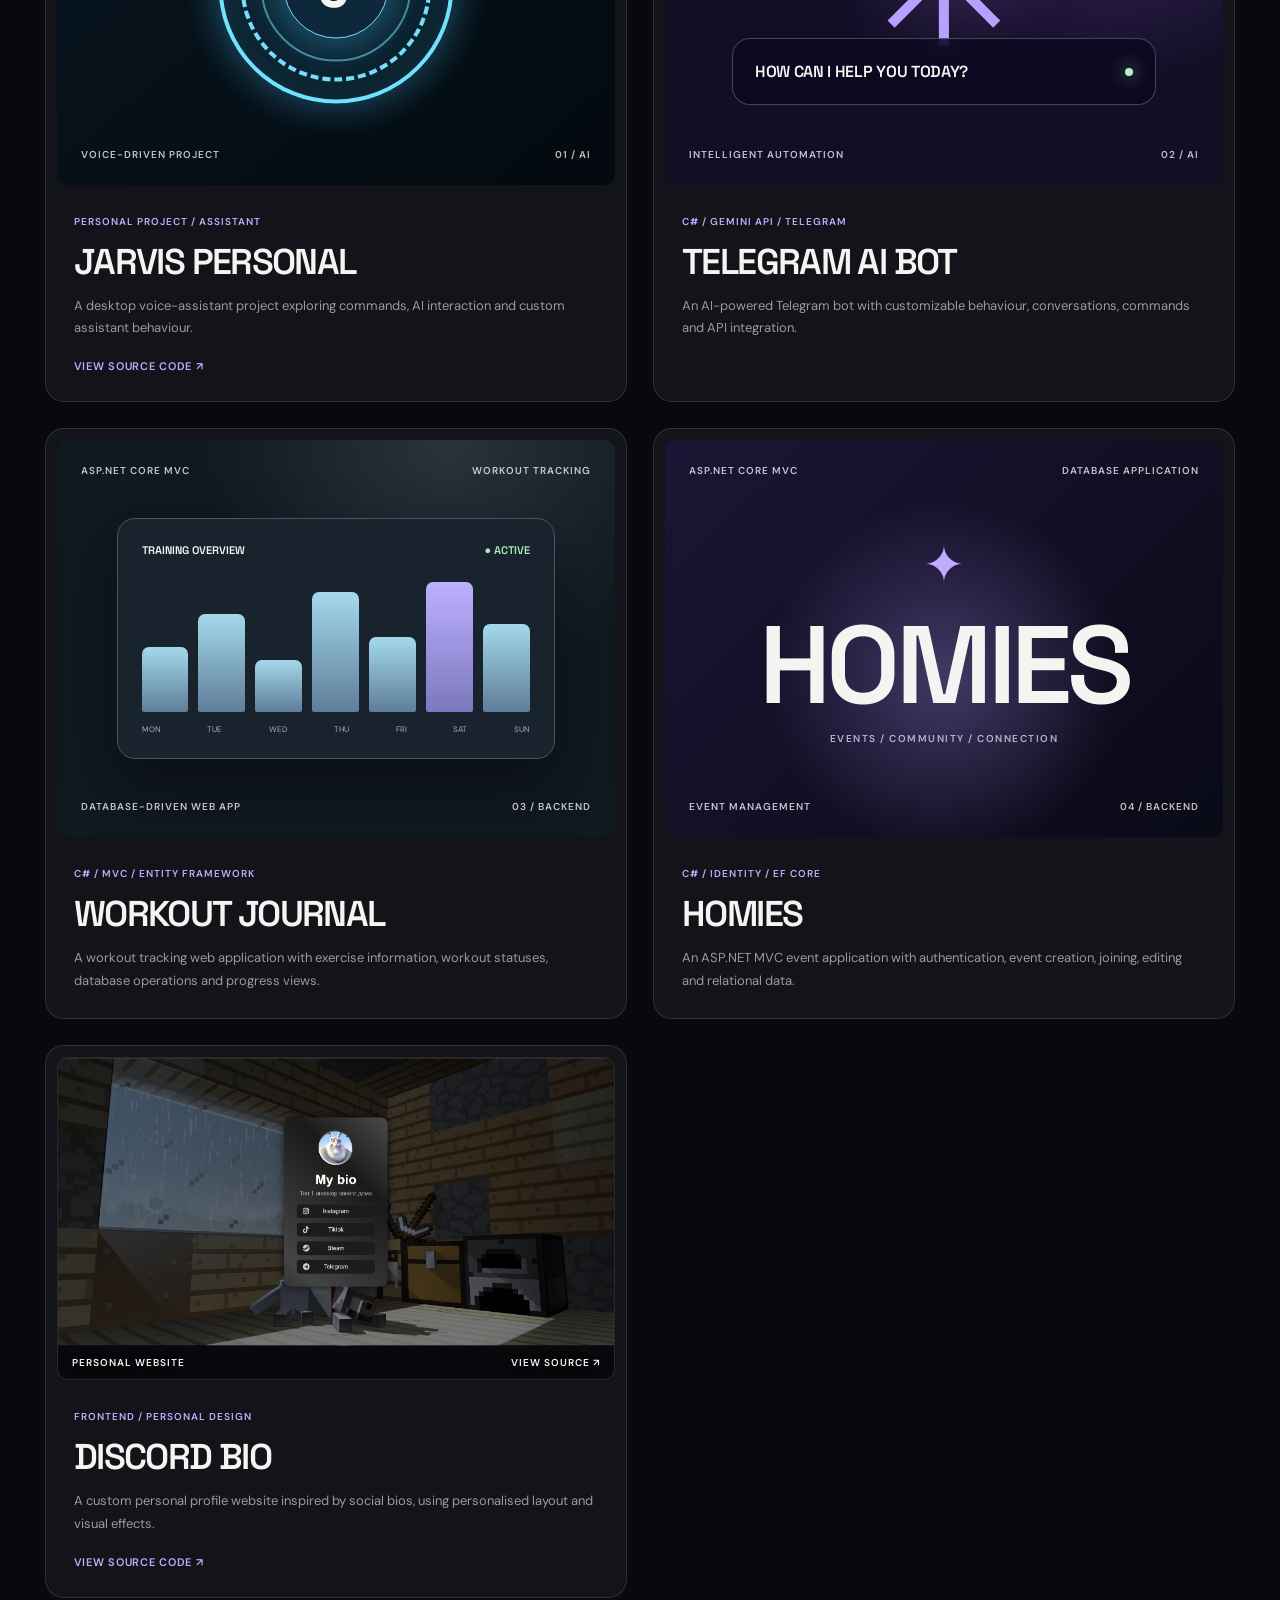
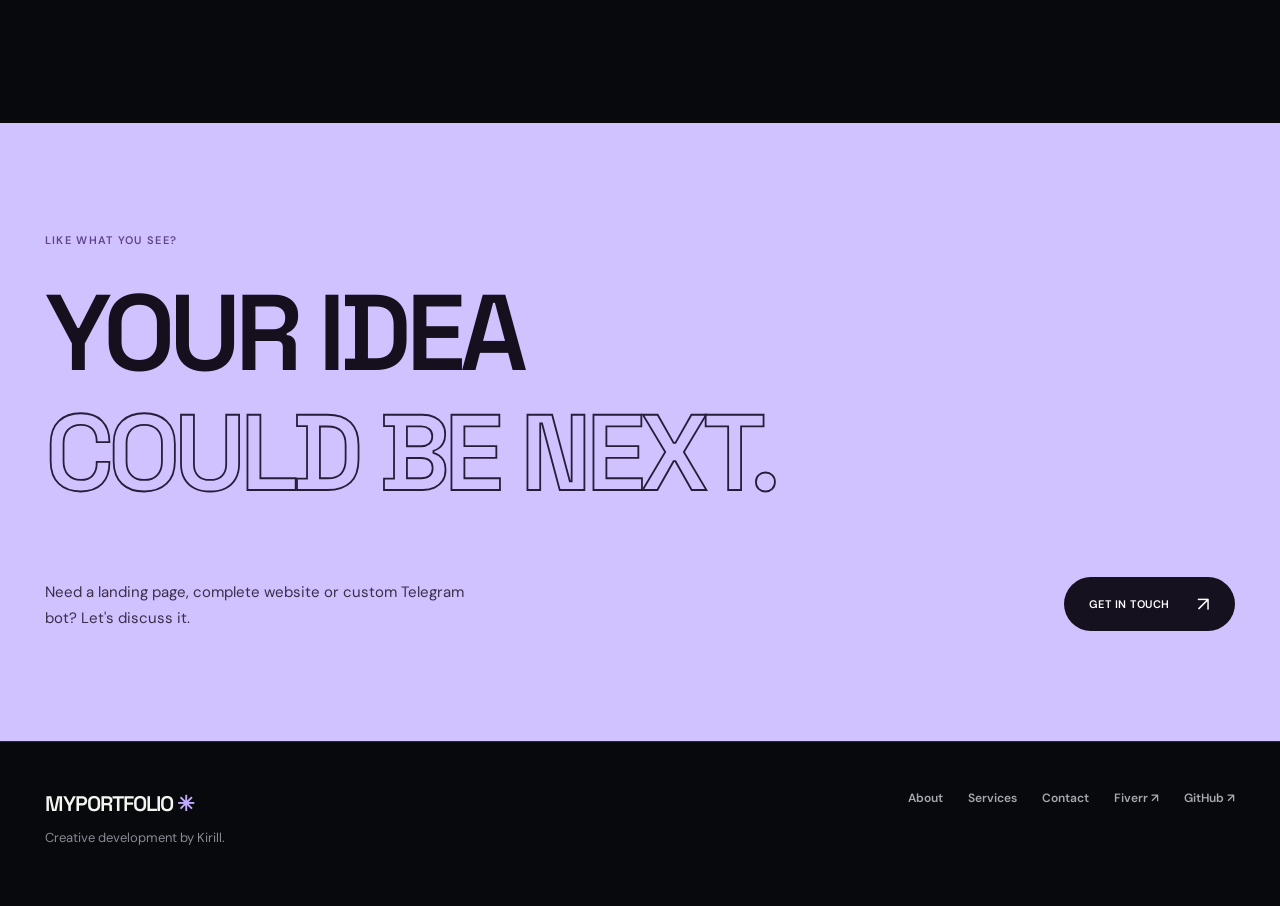
<file: projects.html>
<!DOCTYPE html>
<html lang="en">
<head>
    <meta charset="UTF-8">
    <meta name="viewport" content="width=device-width, initial-scale=1.0">
    <meta name="theme-color" content="#08090c">
    <title>Projects — MyPortfolio</title>
    <meta name="description" content="Websites, creative development, C#/.NET projects and AI applications by Kirill.">
    <link rel="preconnect" href="https://fonts.googleapis.com">
    <link rel="preconnect" href="https://fonts.gstatic.com" crossorigin>
    <link href="https://fonts.googleapis.com/css2?family=DM+Sans:wght@400;500;600;700;800&family=Space+Grotesk:wght@400;500;600;700&family=Syne:wght@500;600;700;800&display=swap" rel="stylesheet">
    <link rel="stylesheet" href="style.css">
    <script src="script.js" defer></script>
</head>
<body>
    <header class="site-header">
        <div class="nav-inner">
            <a href="index.html" class="logo">MYPORTFOLIO<span>✳</span></a>
            <nav class="site-nav" id="siteNav" aria-label="Main navigation">
                <a href="index.html">Home</a><a href="projects.html" class="active">Projects</a><a href="about.html">About</a><a href="services.html">Services</a><a href="contact.html">Contact</a>
            </nav>
            <div class="nav-actions">
                <a href="https://www.fiverr.com/sellers/itprogkk" class="nav-hire" target="_blank" rel="noopener noreferrer">Fiverr <span>↗</span></a>
                <button class="menu-toggle" type="button" aria-label="Open navigation" aria-controls="siteNav" aria-expanded="false"><span></span><span></span></button>
            </div>
        </div>
    </header>

    <main>
        <section class="page-hero site-container">
            <p class="eyebrow">01 / SELECTED PROJECTS</p>
            <h1 class="page-title">THE WORK<span class="dimmed">.</span></h1>
            <div class="page-intro">
                <p>Web experiences, creative concepts and personal software projects. Different ideas, one goal: turning code into something useful and memorable.</p>
                <span>PROJECT ARCHIVE / 2026</span>
            </div>
        </section>

        <section class="section site-container section-tight">
            <div class="filter-bar" role="group" aria-label="Filter projects">
                <button class="filter-btn active" type="button" data-filter="all" aria-pressed="true">All Projects</button>
                <button class="filter-btn" type="button" data-filter="web" aria-pressed="false">Websites</button>
                <button class="filter-btn" type="button" data-filter="apps" aria-pressed="false">Apps & Backend</button>
                <button class="filter-btn" type="button" data-filter="ai" aria-pressed="false">Bots & AI</button>
            </div>

            <div class="project-grid">
                <article class="project-card project-wide" data-category="web" id="tensile">
                    <a class="preview-link preview-tensile" href="https://tensilefitness.netlify.app/" target="_blank" rel="noopener noreferrer" aria-label="Open TENSILE">
                        <div class="live-preview"><iframe src="https://tensilefitness.netlify.app" loading="lazy" tabindex="-1" title="TENSILE live website preview" scrolling="no"></iframe></div>
                        <div class="preview-overlay"><span>01 / LIVE WEBSITE</span><span>EXPLORE ↗</span></div>
                    </a>
                    <div class="project-details">
                        <div><span class="project-tag">HTML / CSS / JAVASCRIPT / THREE.JS</span><h3>TENSILE FITNESS</h3><p>An interactive gym website concept with a 3D hero scene, classes, schedule, coaches, plans and animated page transitions.</p><a class="project-extra-link" href="https://tensilefitness.netlify.app/" target="_blank" rel="noopener noreferrer">VISIT WEBSITE ↗</a></div>
                        <a class="round-arrow" href="https://tensilefitness.netlify.app/" target="_blank" rel="noopener noreferrer" aria-label="Visit TENSILE">↗</a>
                    </div>
                </article>

                <article class="project-card" data-category="web" id="flowers">
                    <a class="preview-link preview-flower" href="https://interactiveflowershop.netlify.app/" target="_blank" rel="noopener noreferrer" aria-label="Open Flower Studio">
                        <div class="live-preview"><iframe src="https://interactiveflowershop.netlify.app" loading="lazy" tabindex="-1" title="Flower Studio live website preview" scrolling="no"></iframe></div>
                        <div class="preview-overlay"><span>02 / LIVE WEBSITE</span><span>EXPLORE ↗</span></div>
                    </a>
                    <div class="project-details">
                        <div><span class="project-tag">HTML / CSS / JAVASCRIPT / MULTI-PAGE</span><h3>FLOWER STUDIO</h3><p>An English-language florist website with a draggable bouquet carousel, animated photo mosaic and dedicated pages for bouquets, occasions, the studio story, gallery and visiting the shop.</p><a class="project-extra-link" href="https://interactiveflowershop.netlify.app/" target="_blank" rel="noopener noreferrer">VISIT WEBSITE ↗</a></div>
                        <a class="round-arrow" href="https://interactiveflowershop.netlify.app/" target="_blank" rel="noopener noreferrer" aria-label="Visit Flower Studio">↗</a>
                    </div>
                </article>

                <article class="project-card" data-category="web" id="flower-boutique">
                    <a class="preview-link project-cover screenshot-cover" href="https://flowersitedemo.netlify.app/" target="_blank" rel="noopener noreferrer" aria-label="Visit Flower Boutique website">
                        <img src="images/projects/flower-boutique.png" alt="Flower Boutique Bulgarian website screenshot" width="1919" height="989" loading="lazy" decoding="async">
                        <div class="preview-overlay"><span>03 / BULGARIAN FLORIST</span><span>VIEW LIVE ↗</span></div>
                    </a>
                    <div class="project-details">
                        <div><span class="project-tag">HTML / CSS / JAVASCRIPT / LANDING PAGE</span><h3>FLOWER BOUTIQUE</h3><p>A Bulgarian-language florist concept with a soft cream-and-green palette, an arched bouquet hero, flower collections and occasion sections. A separate design from the English Flower Studio website.</p><a class="project-extra-link" href="https://flowersitedemo.netlify.app/" target="_blank" rel="noopener noreferrer">VISIT WEBSITE ↗</a></div>
                        <a class="round-arrow" href="https://flowersitedemo.netlify.app/" target="_blank" rel="noopener noreferrer" aria-label="Visit Flower Boutique website">↗</a>
                    </div>
                </article>

                <article class="project-card" data-category="web" id="coffee">
                    <a class="preview-link preview-coffee" href="https://coffeesitedemo.netlify.app/" target="_blank" rel="noopener noreferrer" aria-label="Open Coffee Studio">
                        <div class="live-preview"><iframe src="https://coffeesitedemo.netlify.app" loading="lazy" tabindex="-1" title="Coffee Studio live website preview" scrolling="no"></iframe></div>
                        <div class="preview-overlay"><span>04 / LIVE WEBSITE</span><span>EXPLORE ↗</span></div>
                    </a>
                    <div class="project-details">
                        <div><span class="project-tag">HTML / CSS / JAVASCRIPT / MULTI-PAGE</span><h3>COFFEE STUDIO</h3><p>A modern café website with warm colours, menu presentation, photo sections and mobile-friendly layout.</p><a class="project-extra-link" href="https://coffeesitedemo.netlify.app/" target="_blank" rel="noopener noreferrer">VISIT WEBSITE ↗</a></div>
                        <a class="round-arrow" href="https://coffeesitedemo.netlify.app/" target="_blank" rel="noopener noreferrer" aria-label="Visit Coffee Studio">↗</a>
                    </div>
                </article>

                <article class="project-card" data-category="web" id="spaceedu">
                    <a class="preview-link project-cover screenshot-cover" href="https://space-eduu.netlify.app" target="_blank" rel="noopener noreferrer" aria-label="Visit SpaceEdu website">
                        <img src="images/projects/spaceedu.png" alt="SpaceEdu website screenshot" width="1280" height="664" loading="lazy" decoding="async">
                        <div class="preview-overlay"><span>05 / WEBSITE CONCEPT</span><span>VIEW LIVE ↗</span></div>
                    </a>
                    <div class="project-details">
                        <div><span class="project-tag">HTML / CSS / JAVASCRIPT / CANVAS</span><h3>SPACEEDU</h3><p>A cinematic space education concept with Earth, Venus and Mars switching, an interactive orbital simulation, planet comparisons and a knowledge quiz.</p><a class="project-extra-link" href="https://space-eduu.netlify.app" target="_blank" rel="noopener noreferrer">VISIT WEBSITE ↗</a></div>
                        <a class="round-arrow" href="https://space-eduu.netlify.app" target="_blank" rel="noopener noreferrer" aria-label="Visit SpaceEdu website">↗</a>
                    </div>
                </article>

                <article class="project-card" data-category="web" id="kv-freight">
                    <a class="preview-link project-cover screenshot-cover" href="https://kv-freight.netlify.app/" target="_blank" rel="noopener noreferrer" aria-label="Visit KV Freight Group website">
                        <img src="images/projects/kv-freight.png" alt="KV Freight Group website screenshot" width="1280" height="660" loading="lazy" decoding="async">
                        <div class="preview-overlay"><span>06 / WEBSITE CONCEPT</span><span>VIEW LIVE ↗</span></div>
                    </a>
                    <div class="project-details">
                        <div><span class="project-tag">HTML / CSS / JAVASCRIPT / MULTI-PAGE</span><h3>KV FREIGHT GROUP</h3><p>A freight and logistics website concept covering road, air, ocean and project cargo services, with scroll-driven storytelling and a shipment-tracking demo.</p><a class="project-extra-link" href="https://kv-freight.netlify.app/" target="_blank" rel="noopener noreferrer">VISIT WEBSITE ↗</a></div>
                        <a class="round-arrow" href="https://kv-freight.netlify.app/" target="_blank" rel="noopener noreferrer" aria-label="Visit KV Freight Group website">↗</a>
                    </div>
                </article>

                <article class="project-card" data-category="web" id="nexloop">
                    <a class="preview-link project-cover screenshot-cover" href="https://github.com/FreelanceByKyryl/assasproject" target="_blank" rel="noopener noreferrer" aria-label="View NEXLOOP source code">
                        <img src="images/projects/nexloop.png" alt="NEXLOOP website screenshot" width="1280" height="665" loading="lazy" decoding="async">
                        <div class="preview-overlay"><span>07 / WEBSITE CONCEPT</span><span>VIEW SOURCE ↗</span></div>
                    </a>
                    <div class="project-details">
                        <div><span class="project-tag">HTML / CSS / JAVASCRIPT / UI ANIMATION</span><h3>NEXLOOP</h3><p>A productivity SaaS landing page concept with a dashboard-style product preview, interactive interface details, feature sections and clear pricing.</p><a class="project-extra-link" href="https://github.com/FreelanceByKyryl/assasproject" target="_blank" rel="noopener noreferrer">VIEW SOURCE CODE ↗</a></div>
                        <a class="round-arrow" href="https://github.com/FreelanceByKyryl/assasproject" target="_blank" rel="noopener noreferrer" aria-label="View NEXLOOP source code">↗</a>
                    </div>
                </article>

                <article class="project-card" data-category="web" id="grooming">
                    <a class="preview-link project-cover screenshot-cover" href="https://groomingstudio23.netlify.app/" target="_blank" rel="noopener noreferrer" aria-label="Visit Grooming Studio 23 website">
                        <img src="images/projects/grooming.png" alt="Grooming Studio 23 website screenshot" width="1919" height="993" loading="lazy" decoding="async">
                        <div class="preview-overlay"><span>08 / WEBSITE CONCEPT</span><span>VIEW LIVE ↗</span></div>
                    </a>
                    <div class="project-details">
                        <div><span class="project-tag">HTML / CSS / JAVASCRIPT / MULTI-PAGE</span><h3>GROOMING STUDIO 23</h3><p>A playful Bulgarian pet-grooming website concept with service pages, a filterable gallery and a booking-message helper for preparing and copying an appointment inquiry.</p><a class="project-extra-link" href="https://groomingstudio23.netlify.app/" target="_blank" rel="noopener noreferrer">VISIT WEBSITE ↗</a></div>
                        <a class="round-arrow" href="https://groomingstudio23.netlify.app/" target="_blank" rel="noopener noreferrer" aria-label="Visit Grooming Studio 23 website">↗</a>
                    </div>
                </article>

                <article class="project-card" data-category="web" id="alibaba">
                    <a class="preview-link project-cover screenshot-cover" href="https://alibabaservices.netlify.app/" target="_blank" rel="noopener noreferrer" aria-label="Visit Ali Baba Auto Service website">
                        <img src="images/projects/alibaba.png" alt="Ali Baba Auto Service website screenshot" width="1918" height="993" loading="lazy" decoding="async">
                        <div class="preview-overlay"><span>09 / WEBSITE CONCEPT</span><span>VIEW LIVE ↗</span></div>
                    </a>
                    <div class="project-details">
                        <div><span class="project-tag">HTML / CSS / JAVASCRIPT / INTERACTIVE UI</span><h3>ALI BABA AUTO SERVICE</h3><p>A Bulgarian automotive service website concept for Varna, combining an interactive vehicle presentation, tyre-service information and clear contact details.</p><a class="project-extra-link" href="https://alibabaservices.netlify.app/" target="_blank" rel="noopener noreferrer">VISIT WEBSITE ↗</a></div>
                        <a class="round-arrow" href="https://alibabaservices.netlify.app/" target="_blank" rel="noopener noreferrer" aria-label="Visit Ali Baba Auto Service website">↗</a>
                    </div>
                </article>

                <article class="project-card" data-category="web" id="fernhollow">
                    <div class="preview-link project-cover screenshot-cover">
                        <img src="images/projects/fernhollow.png" alt="Fernhollow website screenshot" width="1919" height="996" loading="lazy" decoding="async">
                        <div class="preview-overlay"><span>10 / FLORAL WEBSITE</span><span>VISUAL CONCEPT</span></div>
                    </div>
                    <div class="project-details">
                        <div><span class="project-tag">FLOWER STUDIO / CREATIVE WEB DESIGN</span><h3>FERNHOLLOW</h3><p>A flower-studio website concept with a dark floral landscape, bold editorial typography and a nature-inspired visual identity. A distinctive presentation for the collection, studio story and field notes.</p></div>
                    </div>
                </article>

                <article class="project-card" data-category="web" id="developer-portfolio">
                    <a class="preview-link project-cover" href="https://myportfoliositebykirill.netlify.app/" target="_blank" rel="noopener noreferrer" aria-label="Visit Developer Portfolio website">
                        <img src="images/projects/developer-portfolio.svg" alt="Illustrated project cover for Developer Portfolio" width="800" height="420" loading="lazy" decoding="async">
                        <div class="preview-overlay"><span>11 / WEBSITE CONCEPT</span><span>VIEW LIVE ↗</span></div>
                    </a>
                    <div class="project-details">
                        <div><span class="project-tag">HTML / CSS / JAVASCRIPT / MULTI-PAGE</span><h3>DEVELOPER PORTFOLIO</h3><p>An alternate personal portfolio with a neon visual identity, project search and category filters, plus dedicated about, services and contact pages.</p><a class="project-extra-link" href="https://myportfoliositebykirill.netlify.app/" target="_blank" rel="noopener noreferrer">VISIT WEBSITE ↗</a></div>
                        <a class="round-arrow" href="https://myportfoliositebykirill.netlify.app/" target="_blank" rel="noopener noreferrer" aria-label="Visit Developer Portfolio website">↗</a>
                    </div>
                </article>

                <article class="project-card" data-category="ai apps" id="jarvis">
                    <div class="concept-preview concept-jarvis">
                        <div class="concept-top"><span>JARVIS / PERSONAL EDITION</span><span>AI ASSISTANT</span></div>
                        <div class="jarvis-ring"><div class="jarvis-ring-inner"><span>J</span></div></div>
                        <div class="concept-bottom"><span>VOICE-DRIVEN PROJECT</span><span>01 / AI</span></div>
                    </div>
                    <div class="project-details">
                        <div><span class="project-tag">PERSONAL PROJECT / ASSISTANT</span><h3>JARVIS PERSONAL</h3><p>A desktop voice-assistant project exploring commands, AI interaction and custom assistant behaviour.</p><a class="project-extra-link" href="https://github.com/FreelanceByKyryl/JARVIS-Personal-Edition" target="_blank" rel="noopener noreferrer">VIEW SOURCE CODE ↗</a></div>
                    </div>
                </article>

                <article class="project-card" data-category="ai apps" id="telegram">
                    <div class="concept-preview concept-telegram">
                        <div class="concept-top"><span>C# / TELEGRAM BOT API</span><span>GEMINI AI</span></div>
                        <div class="telegram-symbol">✳</div>
                        <div class="telegram-bubble">HOW CAN I HELP YOU TODAY?<span class="bubble-indicator"></span></div>
                        <div class="concept-bottom"><span>INTELLIGENT AUTOMATION</span><span>02 / AI</span></div>
                    </div>
                    <div class="project-details">
                        <div><span class="project-tag">C# / GEMINI API / TELEGRAM</span><h3>TELEGRAM AI BOT</h3><p>An AI-powered Telegram bot with customizable behaviour, conversations, commands and API integration.</p></div>
                    </div>
                </article>

                <article class="project-card" data-category="apps" id="workoutjournal">
                    <div class="concept-preview concept-workout">
                        <div class="concept-top"><span>ASP.NET CORE MVC</span><span>WORKOUT TRACKING</span></div>
                        <div class="dashboard-mini">
                            <div class="dashboard-heading">TRAINING OVERVIEW <span>● ACTIVE</span></div>
                            <div class="dashboard-bars"><i></i><i></i><i></i><i></i><i></i><i></i><i></i></div>
                            <div class="dashboard-dates"><span>MON</span><span>TUE</span><span>WED</span><span>THU</span><span>FRI</span><span>SAT</span><span>SUN</span></div>
                        </div>
                        <div class="concept-bottom"><span>DATABASE-DRIVEN WEB APP</span><span>03 / BACKEND</span></div>
                    </div>
                    <div class="project-details">
                        <div><span class="project-tag">C# / MVC / ENTITY FRAMEWORK</span><h3>WORKOUT JOURNAL</h3><p>A workout tracking web application with exercise information, workout statuses, database operations and progress views.</p></div>
                    </div>
                </article>

                <article class="project-card" data-category="apps" id="homies">
                    <div class="concept-preview concept-homies">
                        <div class="concept-top"><span>ASP.NET CORE MVC</span><span>DATABASE APPLICATION</span></div>
                        <div class="homies-display"><span class="homies-icon">✦</span><strong>HOMIES</strong><small>EVENTS / COMMUNITY / CONNECTION</small></div>
                        <div class="concept-bottom"><span>EVENT MANAGEMENT</span><span>04 / BACKEND</span></div>
                    </div>
                    <div class="project-details">
                        <div><span class="project-tag">C# / IDENTITY / EF CORE</span><h3>HOMIES</h3><p>An ASP.NET MVC event application with authentication, event creation, joining, editing and relational data.</p></div>
                    </div>
                </article>

                <article class="project-card" data-category="web" id="discord">
                    <a class="preview-link project-cover screenshot-cover" href="https://github.com/MuscuLopnul/Bio---Discord" target="_blank" rel="noopener noreferrer" aria-label="View Discord Bio source code">
                        <img src="images/projects/discord.png" alt="Discord Bio website screenshot" width="1919" height="994" loading="lazy" decoding="async">
                        <div class="preview-overlay"><span>PERSONAL WEBSITE</span><span>VIEW SOURCE ↗</span></div>
                    </a>
                    <div class="project-details">
                        <div><span class="project-tag">FRONTEND / PERSONAL DESIGN</span><h3>DISCORD BIO</h3><p>A custom personal profile website inspired by social bios, using personalised layout and visual effects.</p><a class="project-extra-link" href="https://github.com/MuscuLopnul/Bio---Discord" target="_blank" rel="noopener noreferrer">VIEW SOURCE CODE ↗</a></div>
                    </div>
                </article>
            </div>
        </section>

        <section class="contact-banner">
            <div class="site-container">
                <p class="eyebrow">LIKE WHAT YOU SEE?</p>
                <h2>YOUR IDEA<br><span>COULD BE NEXT.</span></h2>
                <div class="banner-bottom"><p>Need a landing page, complete website or custom Telegram bot? Let's discuss it.</p><a class="btn btn-dark" href="contact.html">GET IN TOUCH <span>↗</span></a></div>
            </div>
        </section>
    </main>

    <footer class="site-footer"><div class="site-container footer-inner">
        <div><a href="index.html" class="logo">MYPORTFOLIO<span>✳</span></a><p>Creative development by Kirill.</p></div>
        <div class="footer-nav">
            <a href="about.html">About</a><a href="services.html">Services</a><a href="contact.html">Contact</a>
            <a href="https://www.fiverr.com/sellers/itprogkk" target="_blank" rel="noopener noreferrer">Fiverr ↗</a>
            <a href="https://github.com/FreelanceByKyryl" target="_blank" rel="noopener noreferrer">GitHub ↗</a>
        </div>
    </div></footer>
</body>
</html>
</file>
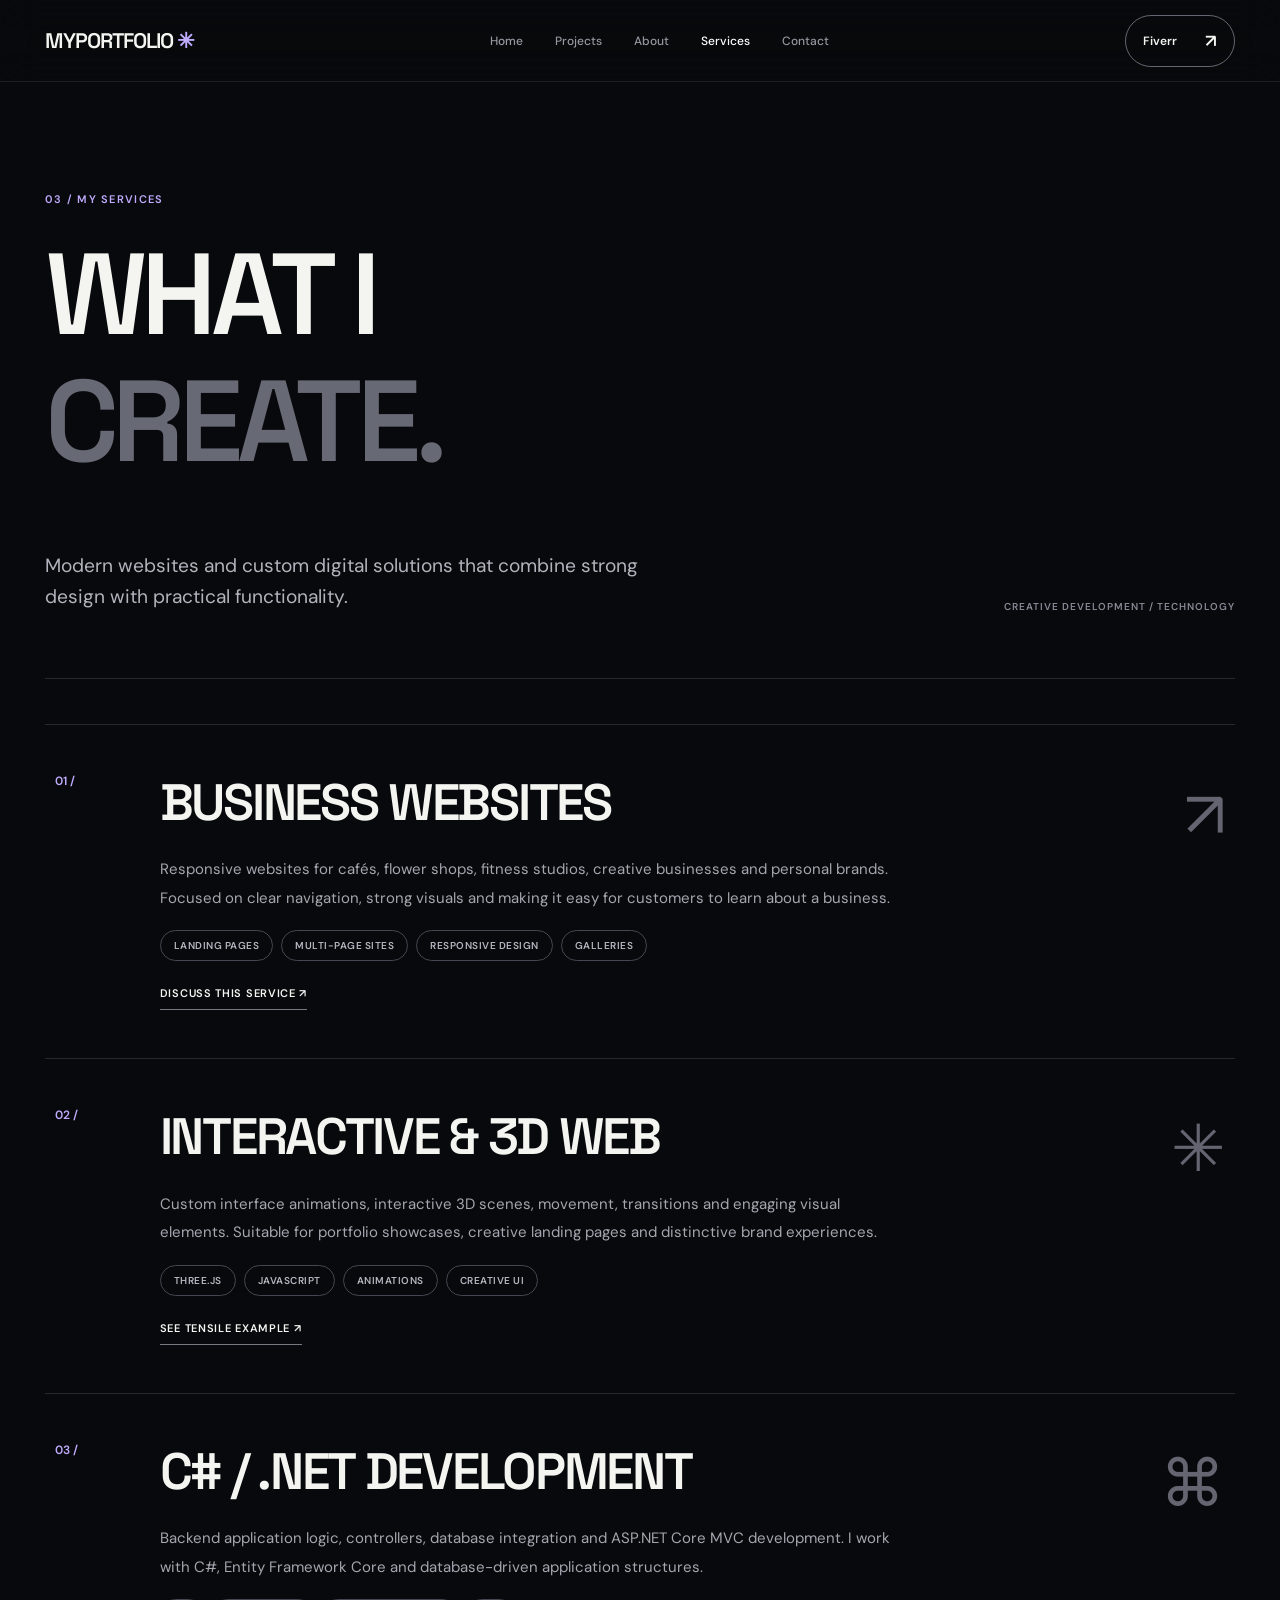
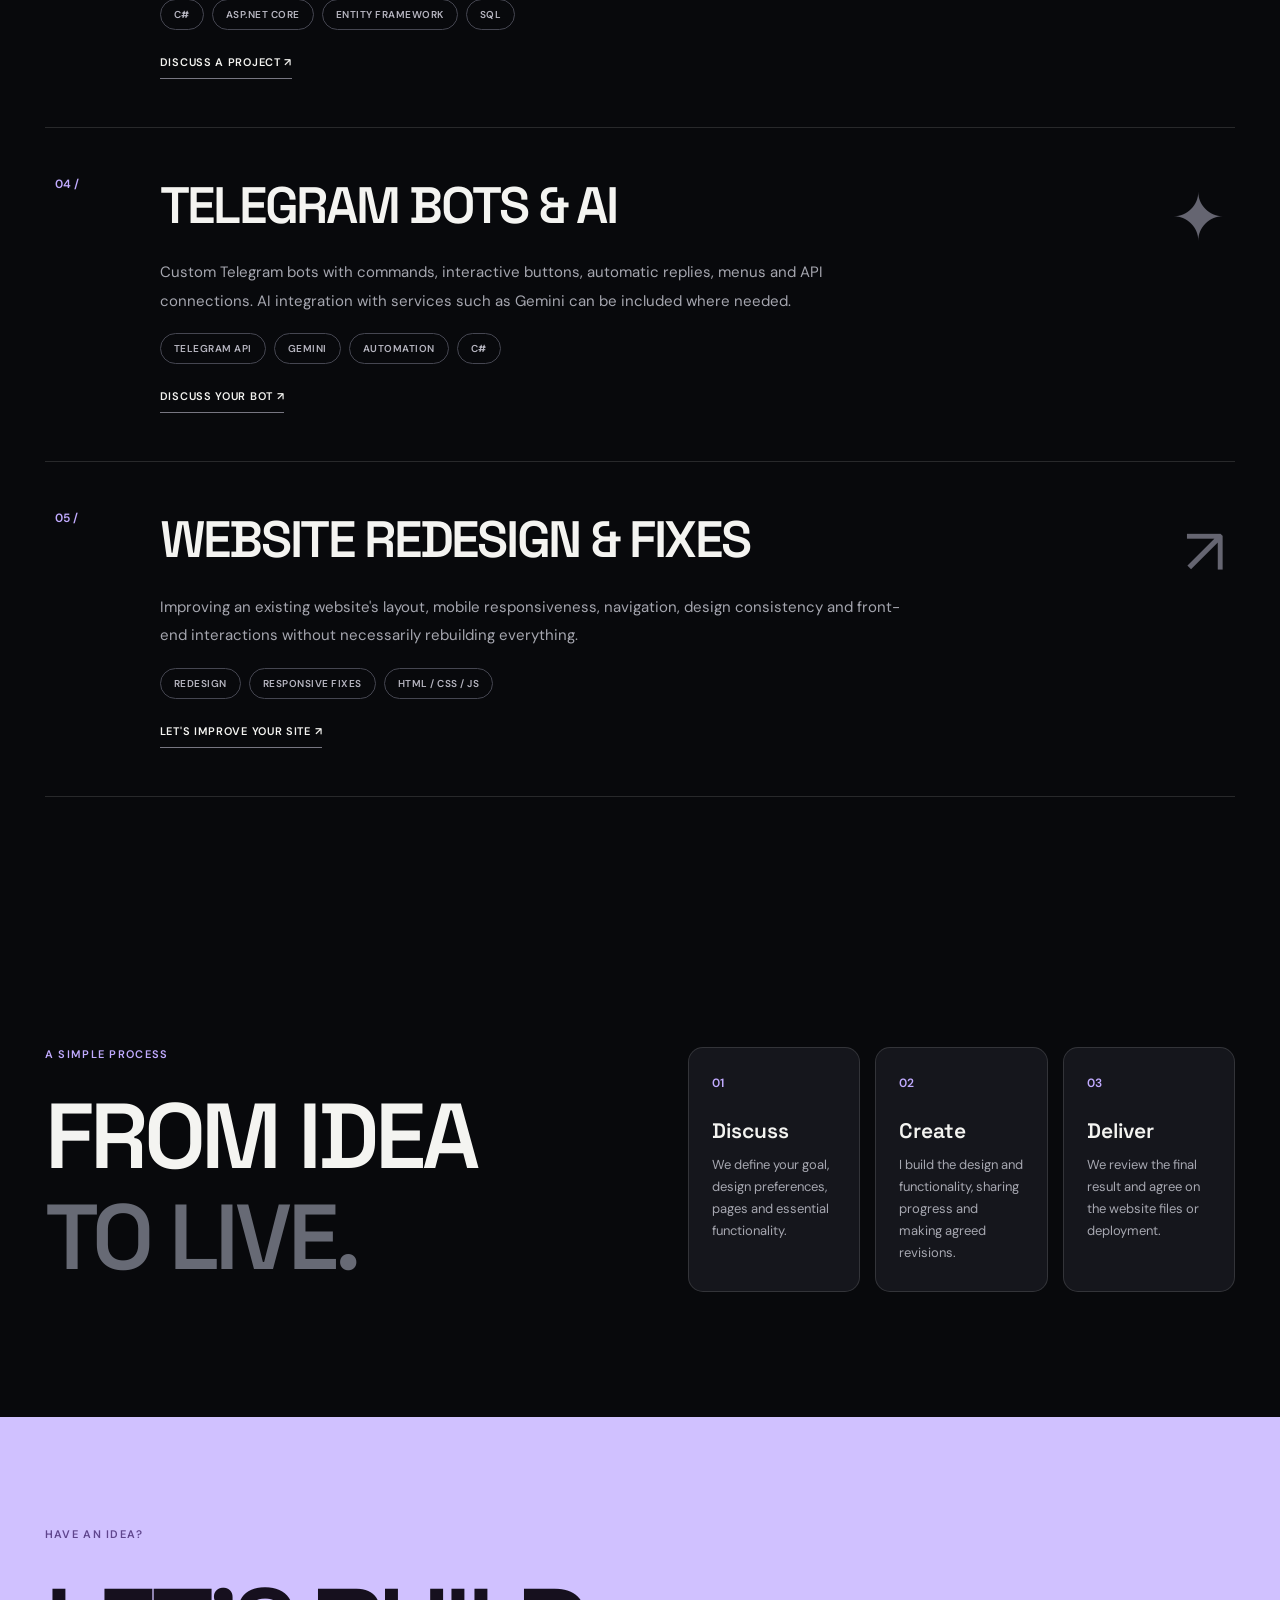
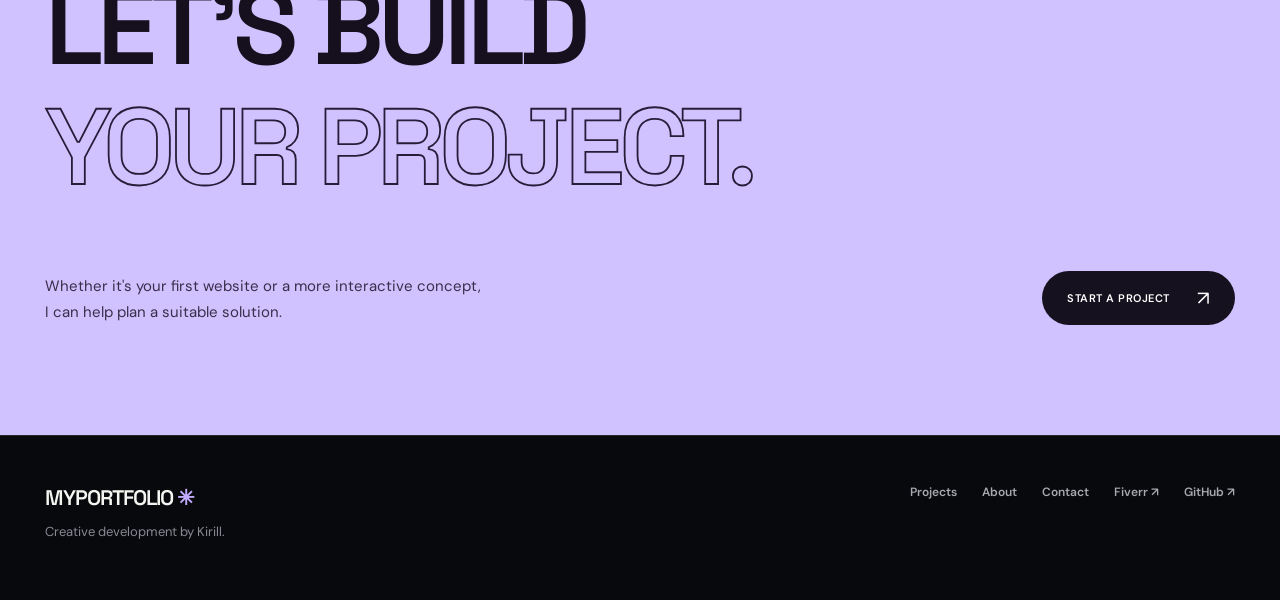
<file: services.html>
<!DOCTYPE html>
<html lang="en">
<head>
    <meta charset="UTF-8">
    <meta name="viewport" content="width=device-width, initial-scale=1.0">
    <meta name="theme-color" content="#08090c">
    <meta name="description" content="Web development, interactive design, backend services and custom Telegram bots by Kirill.">
    <title>Services — MyPortfolio</title>
    <link rel="preconnect" href="https://fonts.googleapis.com">
    <link rel="preconnect" href="https://fonts.gstatic.com" crossorigin>
    <link href="https://fonts.googleapis.com/css2?family=DM+Sans:wght@400;500;600;700;800&family=Space+Grotesk:wght@400;500;600;700&family=Syne:wght@500;600;700;800&display=swap" rel="stylesheet">
    <link rel="stylesheet" href="style.css">
    <script src="script.js" defer></script>
</head>
<body>
    <header class="site-header"><div class="nav-inner">
        <a href="index.html" class="logo">MYPORTFOLIO<span>✳</span></a>
        <nav class="site-nav" id="siteNav" aria-label="Main navigation">
            <a href="index.html">Home</a><a href="projects.html">Projects</a><a href="about.html">About</a><a href="services.html" class="active">Services</a><a href="contact.html">Contact</a>
        </nav>
        <div class="nav-actions"><a href="https://www.fiverr.com/sellers/itprogkk" target="_blank" rel="noopener noreferrer" class="nav-hire">Fiverr <span>↗</span></a><button class="menu-toggle" type="button" aria-label="Open navigation" aria-controls="siteNav" aria-expanded="false"><span></span><span></span></button></div>
    </div></header>

    <main>
        <section class="page-hero site-container">
            <p class="eyebrow">03 / MY SERVICES</p>
            <h1 class="page-title">WHAT I<br><span class="dimmed">CREATE.</span></h1>
            <div class="page-intro"><p>Modern websites and custom digital solutions that combine strong design with practical functionality.</p><span>CREATIVE DEVELOPMENT / TECHNOLOGY</span></div>
        </section>

        <section class="section site-container section-tight">
            <div class="services-catalog">
                <article class="service-catalog-item" id="websites">
                    <div class="catalog-number">01 /</div>
                    <div class="catalog-content">
                        <h2>BUSINESS WEBSITES</h2>
                        <p>Responsive websites for cafés, flower shops, fitness studios, creative businesses and personal brands. Focused on clear navigation, strong visuals and making it easy for customers to learn about a business.</p>
                        <div class="tag-row"><span>LANDING PAGES</span><span>MULTI-PAGE SITES</span><span>RESPONSIVE DESIGN</span><span>GALLERIES</span></div>
                        <a class="text-arrow" href="contact.html">DISCUSS THIS SERVICE ↗</a>
                    </div>
                    <div class="catalog-symbol">↗</div>
                </article>

                <article class="service-catalog-item" id="interactive">
                    <div class="catalog-number">02 /</div>
                    <div class="catalog-content">
                        <h2>INTERACTIVE & 3D WEB</h2>
                        <p>Custom interface animations, interactive 3D scenes, movement, transitions and engaging visual elements. Suitable for portfolio showcases, creative landing pages and distinctive brand experiences.</p>
                        <div class="tag-row"><span>THREE.JS</span><span>JAVASCRIPT</span><span>ANIMATIONS</span><span>CREATIVE UI</span></div>
                        <a class="text-arrow" href="projects.html#tensile">SEE TENSILE EXAMPLE ↗</a>
                    </div>
                    <div class="catalog-symbol">✳</div>
                </article>

                <article class="service-catalog-item" id="backend">
                    <div class="catalog-number">03 /</div>
                    <div class="catalog-content">
                        <h2>C# / .NET DEVELOPMENT</h2>
                        <p>Backend application logic, controllers, database integration and ASP.NET Core MVC development. I work with C#, Entity Framework Core and database-driven application structures.</p>
                        <div class="tag-row"><span>C#</span><span>ASP.NET CORE</span><span>ENTITY FRAMEWORK</span><span>SQL</span></div>
                        <a class="text-arrow" href="contact.html">DISCUSS A PROJECT ↗</a>
                    </div>
                    <div class="catalog-symbol">⌘</div>
                </article>

                <article class="service-catalog-item" id="bots">
                    <div class="catalog-number">04 /</div>
                    <div class="catalog-content">
                        <h2>TELEGRAM BOTS & AI</h2>
                        <p>Custom Telegram bots with commands, interactive buttons, automatic replies, menus and API connections. AI integration with services such as Gemini can be included where needed.</p>
                        <div class="tag-row"><span>TELEGRAM API</span><span>GEMINI</span><span>AUTOMATION</span><span>C#</span></div>
                        <a class="text-arrow" href="contact.html">DISCUSS YOUR BOT ↗</a>
                    </div>
                    <div class="catalog-symbol">✦</div>
                </article>

                <article class="service-catalog-item" id="improvements">
                    <div class="catalog-number">05 /</div>
                    <div class="catalog-content">
                        <h2>WEBSITE REDESIGN & FIXES</h2>
                        <p>Improving an existing website's layout, mobile responsiveness, navigation, design consistency and front-end interactions without necessarily rebuilding everything.</p>
                        <div class="tag-row"><span>REDESIGN</span><span>RESPONSIVE FIXES</span><span>HTML / CSS / JS</span></div>
                        <a class="text-arrow" href="contact.html">LET'S IMPROVE YOUR SITE ↗</a>
                    </div>
                    <div class="catalog-symbol">↗</div>
                </article>
            </div>
        </section>

        <section class="section site-container">
            <div class="process-section">
                <div><p class="eyebrow">A SIMPLE PROCESS</p><h2 class="display-title">FROM IDEA<br><span class="dimmed">TO LIVE.</span></h2></div>
                <div class="process-steps">
                    <article><span>01</span><h3>Discuss</h3><p>We define your goal, design preferences, pages and essential functionality.</p></article>
                    <article><span>02</span><h3>Create</h3><p>I build the design and functionality, sharing progress and making agreed revisions.</p></article>
                    <article><span>03</span><h3>Deliver</h3><p>We review the final result and agree on the website files or deployment.</p></article>
                </div>
            </div>
        </section>

        <section class="contact-banner">
            <div class="site-container">
                <p class="eyebrow">HAVE AN IDEA?</p>
                <h2>LET'S BUILD<br><span>YOUR PROJECT.</span></h2>
                <div class="banner-bottom"><p>Whether it's your first website or a more interactive concept, I can help plan a suitable solution.</p><a href="contact.html" class="btn btn-dark">START A PROJECT <span>↗</span></a></div>
            </div>
        </section>
    </main>

    <footer class="site-footer"><div class="site-container footer-inner">
        <div><a href="index.html" class="logo">MYPORTFOLIO<span>✳</span></a><p>Creative development by Kirill.</p></div>
        <div class="footer-nav"><a href="projects.html">Projects</a><a href="about.html">About</a><a href="contact.html">Contact</a><a href="https://www.fiverr.com/sellers/itprogkk" target="_blank" rel="noopener noreferrer">Fiverr ↗</a><a href="https://github.com/FreelanceByKyryl" target="_blank" rel="noopener noreferrer">GitHub ↗</a></div>
    </div></footer>
</body>
</html>
</file>
<file: style.css>
:root {
    color-scheme: dark;
    --bg: #08090c;
    --surface: #111216;
    --surface-alt: #17181e;
    --text: #f4f4f1;
    --muted: #92939c;
    --border: rgba(255,255,255,.13);
    --accent: #c1abff;
    --accent-blue: #9cd5e9;
    --display: "Space Grotesk", sans-serif;
    --body: "DM Sans", sans-serif;
}

* {
    margin: 0;
    padding: 0;
    box-sizing: border-box;
}

html {
    scroll-behavior: smooth;
    scroll-padding-top: 95px;
}

body {
    font-family: var(--body);
    background: var(--bg);
    color: var(--text);
    overflow-x: hidden;
    -webkit-font-smoothing: antialiased;
    text-rendering: optimizeLegibility;
}

body.menu-open {
    overflow: hidden;
}

a {
    color: inherit;
    text-decoration: none;
}

button,
input,
select,
textarea {
    font: inherit;
}

button {
    cursor: pointer;
}

a,
button {
    -webkit-tap-highlight-color: transparent;
}

a:focus-visible,
button:focus-visible,
input:focus-visible,
select:focus-visible,
textarea:focus-visible {
    outline: 2px solid var(--accent);
    outline-offset: 3px;
}

::selection {
    background: var(--accent);
    color: #08090c;
}

[hidden] {
    display: none !important;
}

.site-container {
    width: min(1560px, calc(100% - 7vw));
    margin-inline: auto;
}

.site-header {
    height: 82px;
    position: sticky;
    top: 0;
    z-index: 100;
    background: rgba(8,9,12,.89);
    border-bottom: 1px solid rgba(255,255,255,.09);
    backdrop-filter: blur(20px);
    -webkit-backdrop-filter: blur(20px);
}

.nav-inner {
    width: min(1660px, calc(100% - 7vw));
    height: 100%;
    margin: auto;
    display: flex;
    align-items: center;
    justify-content: space-between;
    gap: 25px;
}

.logo {
    white-space: nowrap;
    font: 600 clamp(18px,1.65vw,26px) var(--display);
    letter-spacing: -.045em;
}

.logo span {
    color: var(--accent);
    margin-left: 4px;
    display: inline-block;
    transition: transform .4s;
}

.logo:hover span {
    transform: rotate(90deg);
}

.site-nav {
    display: flex;
    align-items: center;
    gap: clamp(18px,2.5vw,43px);
}

.site-nav a {
    font-size: 12px;
    font-weight: 500;
    color: #96979f;
    transition: color .25s;
}

.site-nav a:hover,
.site-nav a.active {
    color: #fff;
}

.nav-actions {
    display: flex;
    align-items: center;
    gap: 14px;
}

.nav-hire {
    display: flex;
    justify-content: space-between;
    align-items: center;
    gap: 28px;
    padding: 13px 17px;
    border: 1px solid #656671;
    border-radius: 60px;
    font-size: 12px;
    font-weight: 600;
    transition: .25s;
}

.nav-hire span {
    font-size: 18px;
}

.nav-hire:hover {
    background: white;
    border-color: white;
    color: #08090c;
}

.menu-toggle {
    display: none;
    background: transparent;
    border: none;
    width: 40px;
    height: 40px;
    align-items: center;
    justify-content: center;
    flex-direction: column;
    gap: 7px;
}

.menu-toggle span {
    width: 24px;
    height: 2px;
    background: white;
    transition: transform .3s;
}

.hero {
    position: relative;
    overflow: hidden;
    background:
        radial-gradient(ellipse 37% 45% at 82% 45%,rgba(100,83,156,.12),transparent),
        #08090c;
}

.hero-grid-lines {
    position: absolute;
    inset: 0;
    opacity: .16;
    pointer-events: none;
    background-image:
        linear-gradient(rgba(255,255,255,.07) 1px,transparent 1px),
        linear-gradient(90deg,rgba(255,255,255,.07) 1px,transparent 1px);
    background-size: 90px 90px;
    mask-image: linear-gradient(180deg,transparent,black 20%,black 75%,transparent);
}

.hero-shell {
    display: grid;
    grid-template-columns: minmax(0,1fr) minmax(0,1.05fr);
    gap: clamp(40px,5vw,100px);
    align-items: center;
    min-height: min(820px,calc(100svh - 155px));
    padding-block: 88px 80px;
    position: relative;
    z-index: 1;
}

.hero-content {
    min-width: 0;
}

.hero-eyebrow {
    display: flex;
    align-items: center;
    gap: 11px;
    font-size: 10px;
    letter-spacing: 1.25px;
    font-weight: 600;
    color: #c4c3cb;
    margin-bottom: 25px;
}

.status-light {
    flex-shrink: 0;
    width: 8px;
    height: 8px;
    background: #a0e5bd;
    border-radius: 50%;
    box-shadow: 0 0 16px rgba(160,229,189,.65);
    animation: statusPulse 3s infinite;
}

@keyframes statusPulse {
    50% {
        box-shadow: 0 0 0 6px rgba(160,229,189,.09);
    }
}

.hero-title {
    font: 600 clamp(60px,6.8vw,112px)/1.08 var(--display);
    letter-spacing: -.045em;
    margin-bottom: 36px;
}

.hero-title span {
    display: inline-block;
    background: linear-gradient(115deg,#fcfcff,#b2b7c3 65%,#677789);
    color: transparent;
    -webkit-background-clip: text;
    background-clip: text;
}

.hero-subtitle {
    font: 600 clamp(24px,2.8vw,40px)/1.2 var(--display);
    letter-spacing: -.045em;
    margin-bottom: 24px;
}

.hero-subtitle em {
    color: var(--accent);
    font-style: normal;
}

.hero-description {
    color: #a2a3ad;
    line-height: 1.9;
    font-size: clamp(13px,1.05vw,16px);
    max-width: 520px;
    margin-bottom: 32px;
}

.button-group {
    display: flex;
    flex-wrap: wrap;
    gap: 10px;
}

.btn {
    display: inline-flex;
    min-height: 54px;
    padding: 0 24px;
    border-radius: 100px;
    align-items: center;
    justify-content: space-between;
    gap: 27px;
    font-size: 11px;
    letter-spacing: .5px;
    font-weight: 600;
    border: 1px solid transparent;
    transition: transform .3s,background .3s,color .3s,border-color .3s;
}

.btn span {
    font-size: 20px;
    font-weight: 400;
}

.btn:hover {
    transform: translateY(-4px);
}

.btn-white {
    background: #f2f2f0;
    color: #101013;
}

.btn-white:hover {
    background: var(--accent);
}

.btn-ghost {
    background: transparent;
    border-color: #595a64;
}

.btn-ghost:hover {
    background: rgba(255,255,255,.09);
    border-color: white;
}

.btn-dark {
    background: #15111e;
    color: white;
}

.btn-dark:hover {
    background: #342843;
}

.hero-meta {
    display: flex;
    gap: 25px;
    flex-wrap: wrap;
    margin-top: 65px;
}

.hero-meta span {
    color: #a4a4ad;
    font-size: 9px;
    font-weight: 600;
    letter-spacing: .6px;
    white-space: nowrap;
}

.hero-meta b {
    color: var(--accent);
    margin-right: 6px;
}

.hero-feature {
    position: relative;
    width: 100%;
    min-width: 0;
    background: #121318;
    padding: 10px;
    border: 1px solid rgba(255,255,255,.13);
    border-radius: 20px;
    box-shadow: 0 40px 110px rgba(0,0,0,.34);
}

.feature-browser {
    border-radius: 12px;
    overflow: hidden;
    border: 1px solid #353842;
}

.browser-bar {
    display: flex;
    align-items: center;
    gap: 20px;
    height: 42px;
    padding: 0 18px;
    background: #12151a;
    color: #999faa;
    font-size: 9px;
    font-weight: 600;
    letter-spacing: .8px;
}

.browser-dots {
    display: flex;
    gap: 6px;
}

.browser-dots i {
    width: 7px;
    height: 7px;
    display: block;
    border: 1px solid #8b919e;
    border-radius: 50%;
}

.browser-corner {
    margin-left: auto;
    font-size: 19px;
}

/* The featured project uses the owner's original screenshot at its full ratio. */
.hero-project-preview {
    display: block;
    background: #03070e;
}

.hero-project-preview img {
    display: block;
    width: 100%;
    height: auto;
}

.shatter-scene {
    position: relative;
    height: clamp(430px,37vw,590px);
    overflow: hidden;
    isolation: isolate;
    background:
        radial-gradient(circle at 55% 48%,rgba(127,157,180,.3),transparent 39%),
        linear-gradient(135deg,#0c1219,#04070b 75%);
}

.shatter-scene::after {
    content: "";
    position: absolute;
    inset: 0;
    background: linear-gradient(180deg,transparent 42%,rgba(3,5,9,.88) 100%);
    pointer-events: none;
    z-index: 5;
}

.shatter-glow {
    position: absolute;
    width: 66%;
    height: 70%;
    left: 18%;
    top: 12%;
    border-radius: 50%;
    background: #7dabc9;
    opacity: .18;
    filter: blur(70px);
    animation: glowPulse 6s ease-in-out infinite;
}

@keyframes glowPulse {
    50% {
        transform: scale(1.3);
        opacity: .28;
    }
}

.shatter-orbit {
    position: absolute;
    width: 55%;
    aspect-ratio: 1;
    left: 22%;
    top: 17%;
    border: 26px solid rgba(181,203,219,.77);
    border-radius: 46% 54% 52% 48%;
    filter: drop-shadow(0 20px 16px rgba(0,0,0,.5));
    animation: orbitMove 18s linear infinite;
}

.orbit-one {
    transform: rotate(50deg) scaleX(.65);
}

.orbit-two {
    border-width: 11px;
    border-color: rgba(104,128,146,.76);
    animation-direction: reverse;
}

@keyframes orbitMove {
    to {
        rotate: 360deg;
    }
}

.shatter-core {
    position: absolute;
    width: 27%;
    aspect-ratio: 1;
    border-radius: 50%;
    top: 32%;
    left: 36%;
    background:
        radial-gradient(circle at 29% 21%,#d9e2eb,#748c9f 36%,#1c2937 77%,#060d17 100%);
    box-shadow: inset -20px -20px 40px rgba(0,0,0,.55),0 25px 60px #000;
    z-index: 2;
}

.glass-shard {
    position: absolute;
    border: 1px solid rgba(229,243,255,.44);
    background: linear-gradient(130deg,rgba(210,234,250,.34),rgba(70,110,140,.03) 48%,rgba(230,247,255,.18));
    box-shadow: inset 0 0 20px rgba(255,255,255,.07),0 15px 30px rgba(0,0,0,.23);
    backdrop-filter: blur(2px);
    z-index: 3;
    animation: shardsFloat 9s ease-in-out infinite;
}

.shard-one {
    width: 34%;
    height: 40%;
    left: -1%;
    top: 3%;
    clip-path: polygon(0 0,100% 0,85% 80%,40% 100%,0 60%);
    transform: rotate(-8deg);
}

.shard-two {
    width: 38%;
    height: 29%;
    right: -4%;
    top: 0;
    clip-path: polygon(0 0,100% 0,92% 100%,25% 75%);
    transform: rotate(12deg);
    animation-delay: -2s;
}

.shard-three {
    width: 27%;
    height: 38%;
    right: 3%;
    top: 32%;
    clip-path: polygon(30% 0,100% 20%,85% 100%,0 70%);
    transform: rotate(9deg);
    animation-delay: -4s;
}

.shard-four {
    width: 31%;
    height: 33%;
    bottom: -8%;
    left: 10%;
    clip-path: polygon(0 20%,100% 0,80% 100%,0 90%);
    transform: rotate(17deg);
}

.shard-five {
    width: 25%;
    height: 30%;
    bottom: -5%;
    right: 19%;
    clip-path: polygon(40% 0,100% 50%,60% 100%,0 75%);
    transform: rotate(-20deg);
    animation-delay: -3s;
}

.shard-six {
    width: 18%;
    height: 20%;
    left: 4%;
    top: 44%;
    clip-path: polygon(0 0,100% 30%,75% 100%,12% 85%);
    transform: rotate(-25deg);
}

.shard-seven {
    width: 20%;
    height: 25%;
    left: 42%;
    top: 0;
    clip-path: polygon(0 20%,95% 0,100% 85%,25% 100%);
    transform: rotate(27deg);
    animation-delay: -5s;
}

@keyframes shardsFloat {
    50% {
        translate: 0 -12px;
    }
}

.glass-cracks {
    position: absolute;
    width: 100%;
    height: 100%;
    inset: 0;
    z-index: 4;
    opacity: .55;
    pointer-events: none;
}

.shatter-copy {
    position: absolute;
    bottom: 35px;
    left: 6%;
    right: 6%;
    z-index: 6;
    display: flex;
    flex-direction: column;
}

.feature-overline {
    font-size: 10px;
    letter-spacing: 1.5px;
    color: #b9cad5;
    font-weight: 600;
    margin-bottom: 12px;
}

.shatter-copy strong {
    font: 600 clamp(43px,5.5vw,83px)/1.12 var(--display);
    letter-spacing: -.055em;
    text-shadow: 0 10px 38px #030507;
    max-width: 100%;
}

.shatter-copy small {
    font-size: 10px;
    letter-spacing: 1.7px;
    font-weight: 600;
    margin-top: 17px;
    color: #a5b7c7;
}

.feature-bottom {
    display: flex;
    justify-content: space-between;
    align-items: center;
    gap: 20px;
    padding: 24px 16px 16px;
}

.feature-bottom span,
.project-tag {
    color: var(--accent);
    font-size: 10px;
    font-weight: 600;
    letter-spacing: 1px;
}

.feature-bottom h3 {
    font: 600 clamp(18px,1.7vw,26px) var(--display);
    margin-top: 8px;
    letter-spacing: -.04em;
    line-height: 1.25;
}

.round-arrow {
    width: 53px;
    height: 53px;
    border-radius: 50%;
    border: 1px solid rgba(255,255,255,.4);
    flex-shrink: 0;
    display: grid;
    place-items: center;
    font-size: 23px;
    transition: .3s;
}

.round-arrow:hover {
    color: #101013;
    background: var(--accent);
    border-color: var(--accent);
    transform: rotate(45deg);
}

.hero-bottom-line {
    position: relative;
    border-top: 1px solid var(--border);
    padding: 24px 0;
    display: flex;
    justify-content: space-between;
    gap: 20px;
    font-size: 10px;
    letter-spacing: 1px;
    font-weight: 600;
    color: #9b9ca5;
}

.marquee {
    overflow: hidden;
    background: #d0c0ff;
    color: #13101a;
    padding: 17px 0;
}

.marquee-track {
    display: flex;
    white-space: nowrap;
    width: max-content;
    animation: marquee 35s linear infinite;
}

.marquee-track span {
    font: 600 16px var(--display);
    letter-spacing: 1.5px;
    padding-right: 25px;
}

@keyframes marquee {
    to {
        transform: translateX(-50%);
    }
}

.section {
    padding-block: 125px;
}

.section-tight {
    padding-top: 45px;
}

.section-heading {
    display: flex;
    justify-content: space-between;
    align-items: end;
    gap: 30px;
    margin-bottom: 65px;
}

.eyebrow {
    font-size: 11px;
    font-weight: 600;
    letter-spacing: 1.3px;
    color: var(--accent);
    margin-bottom: 22px;
}

.display-title {
    font: 600 clamp(52px,7.2vw,108px)/1.1 var(--display);
    letter-spacing: -.045em;
}

.dimmed {
    color: #676a75;
}

.text-arrow {
    display: inline-block;
    padding-bottom: 9px;
    border-bottom: 1px solid #777681;
    white-space: nowrap;
    font-size: 11px;
    font-weight: 600;
    letter-spacing: .7px;
    transition: .3s;
}

.text-arrow:hover {
    color: var(--accent);
    border-color: var(--accent);
}

.project-grid {
    display: grid;
    grid-template-columns: repeat(2,minmax(0,1fr));
    gap: 26px;
}

.project-card {
    min-width: 0;
    border: 1px solid var(--border);
    background: #131419;
    border-radius: 19px;
    padding: 11px;
    overflow: hidden;
    transition: border-color .3s,transform .3s;
}

.project-card:hover {
    border-color: rgba(193,171,255,.55);
    transform: translateY(-5px);
}

.project-wide {
    grid-column: 1 / -1;
}

.preview-link {
    display: block;
    position: relative;
    height: clamp(300px,31vw,490px);
    border-radius: 11px;
    overflow: hidden;
    isolation: isolate;
    border: 1px solid rgba(255,255,255,.09);
}

.project-wide .preview-link {
    height: clamp(385px,40vw,600px);
}

.preview-tensile {
    background: linear-gradient(130deg,#182230,#080d14);
}

.preview-flower {
    background: linear-gradient(130deg,#e7d3e0,#af8da6);
}

.preview-coffee {
    background: linear-gradient(130deg,#6d4931,#23150f);
}

/* Local covers keep project previews independent of remote embeds. */
.preview-link.project-cover {
    height: auto;
    aspect-ratio: 800 / 420;
    background: #10121b;
}

.project-cover .preview-overlay {
    left: 0;
    right: 0;
    bottom: 0;
    padding: 10px 14px;
    background: #08090c;
}

.project-cover img {
    display: block;
    width: 100%;
    height: 100%;
    object-fit: contain;
}

/* Keep the complete supplied screenshot visible, with its caption below it. */
.preview-link.screenshot-cover {
    aspect-ratio: auto;
}

.screenshot-cover img {
    height: auto;
}

.screenshot-cover .preview-overlay {
    position: static;
}

.screenshot-cover::after {
    display: none;
}

.live-preview {
    width: 100%;
    height: 100%;
    overflow: hidden;
    position: relative;
}

.live-preview iframe {
    position: absolute;
    top: 0;
    left: 0;
    width: 125%;
    height: 125%;
    border: 0;
    display: block;
    pointer-events: none;
    transform: scale(.8);
    transform-origin: top left;
    background: transparent;
}

.preview-link::after {
    content: "";
    position: absolute;
    inset: 0;
    background: linear-gradient(180deg,transparent 60%,rgba(0,0,0,.52));
    z-index: 1;
    pointer-events: none;
}

.preview-overlay {
    position: absolute;
    z-index: 2;
    bottom: 19px;
    left: 22px;
    right: 22px;
    display: flex;
    justify-content: space-between;
    gap: 15px;
    align-items: center;
    font-size: 10px;
    font-weight: 600;
    letter-spacing: 1px;
    text-shadow: 0 2px 9px #000;
}

.project-details {
    display: flex;
    align-items: center;
    justify-content: space-between;
    gap: 25px;
    padding: 24px 17px 15px;
}

.project-details h3 {
    margin-top: 10px;
    font: 600 clamp(24px,2.8vw,38px)/1.2 var(--display);
    letter-spacing: -.045em;
}

.project-details p {
    color: #9899a2;
    line-height: 1.75;
    font-size: 13px;
    margin-top: 12px;
    max-width: 600px;
}

.project-extra-link,
.experience-link {
    display: inline-block;
    color: var(--accent);
    font-size: 11px;
    letter-spacing: .7px;
    font-weight: 600;
    margin-top: 19px;
}

.project-extra-link:hover,
.experience-link:hover {
    text-decoration: underline;
}

.about-preview {
    background: #15161b;
    border-top: 1px solid var(--border);
    border-bottom: 1px solid var(--border);
}

.about-preview-grid,
.process-section,
.about-approach {
    display: grid;
    grid-template-columns: 1fr 1fr;
    gap: 8%;
}

.about-preview-text {
    padding-top: 30px;
}

.big-paragraph {
    font: 500 clamp(26px,3.2vw,44px)/1.35 var(--display);
    letter-spacing: -.04em;
    margin-bottom: 28px;
}

.big-paragraph span {
    color: var(--accent);
}

.about-preview-text > p:nth-child(2) {
    max-width: 560px;
    font-size: 15px;
    color: #a9aab3;
    line-height: 1.9;
    margin-bottom: 30px;
}

.tech-strip {
    display: flex;
    justify-content: space-between;
    flex-wrap: wrap;
    gap: 15px 25px;
    border-top: 1px solid var(--border);
    margin-top: 90px;
    padding-top: 28px;
}

.tech-strip span {
    font-size: 11px;
    font-weight: 600;
    letter-spacing: .8px;
    color: #b2b2bc;
}

.service-list,
.services-catalog,
.experience-list {
    border-top: 1px solid var(--border);
}

.service-line {
    display: grid;
    grid-template-columns: 65px minmax(0,1fr) 210px 35px;
    align-items: center;
    gap: 20px;
    border-bottom: 1px solid var(--border);
    padding: 35px 10px;
    transition: background .3s,padding .3s;
}

.service-line:hover {
    background: rgba(193,171,255,.055);
    padding-left: 20px;
}

.service-line > span {
    font-size: 11px;
    color: var(--accent);
    font-weight: 600;
}

.service-line strong {
    font: 600 clamp(24px,3.1vw,46px)/1.2 var(--display);
    letter-spacing: -.045em;
}

.service-line small {
    color: #92939b;
    font-size: 10px;
    letter-spacing: .6px;
    font-weight: 600;
}

.service-line b {
    font-weight: 400;
    font-size: 28px;
    color: var(--accent);
}

.contact-banner {
    background: #d0c1ff;
    color: #16101e;
    padding: 110px 0;
    overflow: hidden;
}

.contact-banner .eyebrow {
    color: #5f458d;
}

.contact-banner h2 {
    font: 600 clamp(58px,8.4vw,125px)/1.12 var(--display);
    letter-spacing: -.055em;
}

.contact-banner h2 span {
    color: transparent;
    -webkit-text-stroke: 1.8px #281d39;
}

.banner-bottom {
    margin-top: 60px;
    display: flex;
    justify-content: space-between;
    align-items: end;
    gap: 35px;
}

.banner-bottom p {
    max-width: 440px;
    line-height: 1.7;
    font-size: 15px;
    color: #3b2e4a;
}

.site-footer {
    padding: 48px 0 60px;
    border-top: 1px solid var(--border);
}

.footer-inner {
    display: flex;
    justify-content: space-between;
    align-items: start;
    gap: 45px;
}

.footer-inner p {
    font-size: 13px;
    margin-top: 12px;
    color: #888994;
}

.footer-nav {
    display: flex;
    gap: 25px;
    flex-wrap: wrap;
}

.footer-nav a {
    font-size: 12px;
    font-weight: 600;
    color: #a7a8b0;
    transition: color .3s;
}

.footer-nav a:hover {
    color: var(--accent);
}

.page-hero {
    padding-top: 110px;
    padding-bottom: 65px;
    border-bottom: 1px solid var(--border);
}

.page-title {
    font: 600 clamp(63px,9vw,138px)/1.1 var(--display);
    letter-spacing: -.055em;
}

.page-intro {
    display: flex;
    justify-content: space-between;
    align-items: end;
    gap: 40px;
    margin-top: 60px;
}

.page-intro p {
    color: #b2b3bc;
    font-size: clamp(16px,1.5vw,22px);
    line-height: 1.65;
    max-width: 640px;
}

.page-intro > span {
    color: #888996;
    font-size: 10px;
    font-weight: 600;
    letter-spacing: 1px;
    text-align: right;
}

.filter-bar {
    display: flex;
    gap: 9px;
    flex-wrap: wrap;
    margin-bottom: 40px;
}

.filter-btn {
    background: transparent;
    border: 1px solid #494b56;
    color: #b7b8c0;
    border-radius: 50px;
    padding: 13px 20px;
    font-size: 12px;
    font-weight: 600;
    transition: .3s;
}

.filter-btn:hover,
.filter-btn.active {
    background: #eae7ee;
    color: #13121a;
    border-color: #eae7ee;
}

.concept-preview {
    height: clamp(300px,31vw,490px);
    border-radius: 11px;
    position: relative;
    overflow: hidden;
    padding: 24px;
    display: flex;
    flex-direction: column;
    justify-content: space-between;
    isolation: isolate;
}

.concept-top,
.concept-bottom {
    width: 100%;
    display: flex;
    justify-content: space-between;
    gap: 15px;
    align-items: center;
    font-size: 10px;
    font-weight: 600;
    letter-spacing: 1px;
    color: rgba(255,255,255,.75);
    position: relative;
    z-index: 3;
}

.concept-jarvis {
    background:
        radial-gradient(circle at 50% 50%,rgba(65,192,246,.26),transparent 45%),
        linear-gradient(140deg,#081621,#03090e);
}

.jarvis-ring {
    position: absolute;
    width: 235px;
    aspect-ratio: 1;
    border: 4px solid #6fe2ff;
    border-radius: 50%;
    top: 50%;
    left: 50%;
    transform: translate(-50%,-50%);
    display: grid;
    place-items: center;
    box-shadow: 0 0 35px rgba(72,206,255,.3),inset 0 0 35px rgba(72,206,255,.15);
}

.jarvis-ring::before,
.jarvis-ring::after {
    content: "";
    position: absolute;
    inset: 18px;
    border-radius: 50%;
    border: 4px dashed #78ddfb;
    animation: circleSpin 22s linear infinite;
}

.jarvis-ring::after {
    inset: 38px;
    border: 2px solid rgba(115,220,255,.54);
    animation-direction: reverse;
}

.jarvis-ring-inner {
    width: 105px;
    height: 105px;
    border: 1px solid #85d4f8;
    border-radius: 50%;
    display: grid;
    place-items: center;
    background: #0d283b;
    box-shadow: 0 0 35px rgba(47,179,232,.4);
}

.jarvis-ring-inner span {
    font: 600 60px var(--display);
}

@keyframes circleSpin {
    to {
        rotate: 360deg;
    }
}

.concept-telegram {
    background:
        radial-gradient(circle at 80% 10%,rgba(167,108,255,.33),transparent 45%),
        #120e25;
}

.telegram-symbol {
    position: absolute;
    top: 14%;
    left: 50%;
    transform: translateX(-50%);
    font-size: clamp(125px,16vw,240px);
    color: #b6a1ff;
    text-shadow: 0 0 75px rgba(179,129,255,.38);
    animation: symbolFloat 6s ease-in-out infinite;
}

@keyframes symbolFloat {
    50% {
        translate: 0 -12px;
    }
}

.telegram-bubble {
    position: absolute;
    bottom: 20%;
    left: 12%;
    right: 12%;
    z-index: 2;
    padding: 22px;
    border: 1px solid rgba(255,255,255,.24);
    border-radius: 18px;
    background: rgba(10,8,30,.74);
    backdrop-filter: blur(12px);
    font: 600 16px var(--display);
    letter-spacing: -.02em;
    display: flex;
    justify-content: space-between;
    gap: 12px;
    align-items: center;
}

.bubble-indicator {
    width: 8px;
    height: 8px;
    border-radius: 50%;
    background: #b8f0ca;
    box-shadow: 0 0 18px #b8f0ca;
    flex-shrink: 0;
}

.concept-workout {
    background:
        radial-gradient(circle at 70% 0,rgba(182,205,219,.15),transparent 45%),
        #101820;
}

.dashboard-mini {
    position: relative;
    z-index: 2;
    background: #19232d;
    border: 1px solid #455765;
    border-radius: 18px;
    padding: 24px;
    width: 86%;
    margin: auto;
    box-shadow: 0 25px 60px rgba(0,0,0,.4);
}

.dashboard-heading {
    display: flex;
    justify-content: space-between;
    gap: 10px;
    font: 600 11px var(--display);
}

.dashboard-heading span {
    color: #b1e8bf;
    white-space: nowrap;
}

.dashboard-bars {
    display: flex;
    align-items: end;
    gap: 10px;
    height: 130px;
    margin-top: 25px;
}

.dashboard-bars i {
    display: block;
    flex: 1;
    height: 50%;
    background: linear-gradient(#a3d9ea,#5f7d99);
    border-radius: 7px 7px 2px 2px;
}

.dashboard-bars i:nth-child(2) {
    height: 75%;
}

.dashboard-bars i:nth-child(3) {
    height: 40%;
}

.dashboard-bars i:nth-child(4) {
    height: 92%;
}

.dashboard-bars i:nth-child(5) {
    height: 58%;
}

.dashboard-bars i:nth-child(6) {
    height: 100%;
    background: linear-gradient(#bdb0ff,#7c78bd);
}

.dashboard-bars i:nth-child(7) {
    height: 68%;
}

.dashboard-dates {
    display: flex;
    justify-content: space-between;
    margin-top: 12px;
    gap: 5px;
}

.dashboard-dates span {
    font-size: 8px;
    color: #a1b0b9;
}

.concept-homies {
    background:
        radial-gradient(circle at 50% 60%,rgba(172,156,255,.3),transparent 48%),
        linear-gradient(135deg,#1b1535,#090a16);
}

.homies-display {
    display: flex;
    flex-direction: column;
    align-items: center;
    gap: 12px;
}

.homies-icon {
    font-size: 50px;
    color: var(--accent);
}

.homies-display strong {
    font: 600 clamp(65px,9vw,110px)/1 var(--display);
    letter-spacing: -.045em;
}

.homies-display small {
    font-size: 10px;
    letter-spacing: 1.5px;
    font-weight: 600;
    color: #b7b2cf;
}

.concept-discord {
    background:
        radial-gradient(circle at 50% 50%,rgba(159,107,232,.29),transparent 55%),
        #121021;
}

.bio-demo {
    display: flex;
    flex-direction: column;
    align-items: center;
    gap: 13px;
    padding: 30px;
    border: 1px solid rgba(207,183,255,.35);
    border-radius: 20px;
    background: rgba(28,22,49,.65);
    width: min(80%,340px);
    margin: auto;
}

.bio-avatar {
    width: 75px;
    height: 75px;
    border-radius: 50%;
    background: #9680ce;
    color: #1b1733;
    display: grid;
    place-items: center;
    font-size: 40px;
}

.bio-demo strong {
    font: 600 23px var(--display);
    white-space: nowrap;
}

.bio-demo small {
    font-size: 9px;
    letter-spacing: 1px;
    color: #b8aacf;
    text-align: center;
}

.about-story {
    display: grid;
    grid-template-columns: .8fr 1.2fr;
    gap: 8%;
    align-items: center;
}

.about-art {
    aspect-ratio: .83;
    min-height: 500px;
    padding: 27px;
    border: 1px solid rgba(255,255,255,.18);
    border-radius: 20px;
    background:
        radial-gradient(circle at 47% 50%,rgba(168,137,255,.31),transparent 46%),
        linear-gradient(150deg,#1b1b2b,#0c0c13);
    display: flex;
    flex-direction: column;
    justify-content: space-between;
    overflow: hidden;
    position: relative;
}

.about-art-top,
.about-art-bottom {
    display: flex;
    justify-content: space-between;
    gap: 12px;
    font-size: 10px;
    font-weight: 600;
    letter-spacing: 1px;
    color: #bebdcf;
}

.about-art-top span:last-child {
    font-size: 20px;
    color: var(--accent);
}

.about-letter {
    text-align: center;
    font: 600 clamp(200px,27vw,435px)/.8 var(--display);
    letter-spacing: -.045em;
    background: linear-gradient(140deg,#fff,#a99ccb 55%,#393d50);
    -webkit-background-clip: text;
    background-clip: text;
    color: transparent;
    transform: translateX(-5%);
    text-shadow: 0 25px 50px rgba(155,133,221,.08);
}

.about-story-content h2 {
    font: 600 clamp(42px,5.3vw,76px)/1.15 var(--display);
    letter-spacing: -.045em;
    margin-bottom: 30px;
}

.about-story-content h2 span {
    color: var(--accent);
}

.about-story-content .large-copy {
    font: 500 clamp(22px,2.4vw,33px)/1.4 var(--display);
    letter-spacing: -.04em;
    color: #e7e6ec;
    margin-bottom: 27px;
}

.large-copy strong {
    color: var(--accent);
    font-weight: 600;
}

.about-story-content > p:not(.eyebrow):not(.large-copy) {
    color: #a3a4ad;
    font-size: 15px;
    line-height: 1.9;
    margin-bottom: 19px;
}

.about-buttons {
    margin-top: 32px;
}

.experience-item {
    display: grid;
    grid-template-columns: 95px minmax(0,1fr);
    gap: 30px;
    padding: 38px 10px;
    border-bottom: 1px solid var(--border);
}

.experience-number {
    color: var(--accent);
    font-weight: 600;
    font-size: 13px;
}

.experience-item h3 {
    font: 600 clamp(25px,3.3vw,43px)/1.15 var(--display);
    letter-spacing: -.045em;
    margin-bottom: 16px;
}

.experience-item p {
    line-height: 1.85;
    color: #a1a2ad;
    max-width: 900px;
    font-size: 15px;
}

.tag-row {
    display: flex;
    flex-wrap: wrap;
    gap: 8px;
    margin-top: 18px;
}

.tag-row span {
    font-size: 10px;
    font-weight: 600;
    letter-spacing: .5px;
    color: #b6b5c0;
    border: 1px solid #454651;
    border-radius: 40px;
    padding: 8px 13px;
}

.about-skills {
    background: #14151a;
}

.skills-grid {
    display: grid;
    grid-template-columns: repeat(4,minmax(0,1fr));
    gap: 17px;
}

.skill-card {
    min-width: 0;
    background: #1a1b21;
    border: 1px solid var(--border);
    padding: 30px;
    border-radius: 17px;
}

.skill-card > span {
    color: var(--accent);
    font-size: 11px;
    font-weight: 600;
}

.skill-card h3 {
    font: 600 28px var(--display);
    letter-spacing: -.045em;
    margin: 30px 0 15px;
}

.skill-card p {
    color: #a6a7b0;
    line-height: 1.8;
    font-size: 13px;
}

.approach-list > div {
    padding: 20px 0 25px;
    border-bottom: 1px solid var(--border);
}

.approach-list > div > span {
    color: var(--accent);
    font-weight: 600;
    font-size: 11px;
}

.approach-list h3 {
    margin: 10px 0;
    font: 600 27px var(--display);
    letter-spacing: -.045em;
}

.approach-list p {
    color: #9e9fa7;
    line-height: 1.7;
    font-size: 14px;
}

.service-catalog-item {
    display: grid;
    grid-template-columns: 80px minmax(0,1fr) 100px;
    gap: 25px;
    padding: 48px 10px;
    border-bottom: 1px solid var(--border);
    scroll-margin-top: 110px;
}

.catalog-number {
    font-size: 12px;
    color: var(--accent);
    font-weight: 600;
}

.catalog-content h2 {
    font: 600 clamp(30px,4vw,56px)/1.18 var(--display);
    letter-spacing: -.045em;
    margin-bottom: 22px;
}

.catalog-content p {
    color: #a5a6af;
    line-height: 1.9;
    font-size: 15px;
    max-width: 750px;
}

.catalog-content .text-arrow {
    margin-top: 25px;
}

.catalog-symbol {
    font-size: 65px;
    color: #656571;
    text-align: right;
}

.process-steps {
    display: grid;
    grid-template-columns: repeat(3,minmax(0,1fr));
    gap: 15px;
}

.process-steps article {
    background: #15161c;
    border: 1px solid var(--border);
    border-radius: 15px;
    padding: 23px;
}

.process-steps article span {
    color: var(--accent);
    font-size: 12px;
    font-weight: 600;
}

.process-steps h3 {
    font: 600 21px var(--display);
    margin: 25px 0 10px;
}

.process-steps p {
    color: #a6a7b0;
    line-height: 1.7;
    font-size: 13px;
}

.contact-layout {
    display: grid;
    grid-template-columns: .85fr 1.15fr;
    gap: 7%;
    align-items: start;
}

.contact-info h2 {
    font: 600 clamp(38px,4.2vw,63px)/1.16 var(--display);
    letter-spacing: -.045em;
    margin-bottom: 27px;
}

.contact-info h2 span {
    color: var(--accent);
}

.contact-info > p:not(.eyebrow):not(.copy-status) {
    color: #a5a6af;
    line-height: 1.9;
    max-width: 500px;
    margin-bottom: 40px;
    font-size: 15px;
}

.contact-method {
    padding: 24px 0;
    border-bottom: 1px solid var(--border);
    display: flex;
    flex-direction: column;
    gap: 10px;
}

.contact-method span {
    color: var(--accent);
    font-size: 10px;
    font-weight: 600;
    letter-spacing: 1px;
}

.contact-method a {
    font: 600 clamp(15px,1.9vw,22px) var(--display);
    overflow-wrap: anywhere;
    transition: color .3s;
}

.contact-method a:hover {
    color: var(--accent);
}

.copy-email {
    margin-top: 30px;
    background: transparent;
    color: white;
    border: 1px solid #666776;
    padding: 14px 20px;
    border-radius: 30px;
    font-size: 11px;
    font-weight: 600;
    display: inline-flex;
    gap: 25px;
}

.copy-email:hover {
    border-color: var(--accent);
    color: var(--accent);
}

.copy-status,
.form-status {
    color: #b9e5c8;
    font-size: 12px;
    line-height: 1.6;
    min-height: 19px;
    margin-top: 12px;
}

.contact-form-panel {
    background: #14151a;
    border: 1px solid var(--border);
    border-radius: 20px;
    padding: clamp(24px,3.2vw,50px);
}

.form-heading {
    display: flex;
    justify-content: space-between;
    gap: 15px;
    font-size: 10px;
    font-weight: 600;
    color: var(--accent);
    letter-spacing: 1px;
    margin-bottom: 35px;
}

.form-heading span:last-child {
    font-size: 30px;
}

.contact-form-panel > h2 {
    font: 600 clamp(29px,3.5vw,48px)/1.17 var(--display);
    letter-spacing: -.045em;
    margin-bottom: 16px;
}

.contact-form-panel > p {
    color: #a1a1ab;
    line-height: 1.8;
    font-size: 14px;
    margin-bottom: 35px;
}

.contact-form {
    display: flex;
    flex-direction: column;
    gap: 23px;
}

.contact-form label {
    display: flex;
    flex-direction: column;
    gap: 11px;
    font-size: 10px;
    font-weight: 600;
    letter-spacing: .9px;
    color: #c7c7ce;
    min-width: 0;
}

.form-row {
    display: grid;
    grid-template-columns: repeat(2,minmax(0,1fr));
    gap: 17px;
}

.contact-form input,
.contact-form textarea,
.contact-form select {
    width: 100%;
    min-width: 0;
    border: 1px solid #494a56;
    background: #1d1e24;
    color: #f5f5f6;
    border-radius: 11px;
    padding: 16px 17px;
    font-size: 14px;
    font-weight: 500;
    letter-spacing: 0;
    outline: none;
    transition: border-color .25s,background .25s;
    color-scheme: dark;
}

.contact-form input::placeholder,
.contact-form textarea::placeholder {
    color: #848590;
}

.contact-form select {
    appearance: auto;
    -webkit-appearance: auto;
    cursor: pointer;
    background-color: #1d1e24;
}

.contact-form select option {
    background-color: #202127;
    color: #f4f4f6;
    font-weight: 500;
    padding: 10px;
}

.contact-form input:focus,
.contact-form textarea:focus,
.contact-form select:focus {
    border-color: var(--accent);
    background: #22232a;
}

.contact-form textarea {
    min-height: 160px;
    resize: vertical;
    line-height: 1.6;
}

.form-submit {
    width: 100%;
    margin-top: 4px;
    justify-content: space-between;
}

.form-note {
    font-size: 12px;
    color: #90909c;
    line-height: 1.7;
}

@media (max-width: 1250px) {
    .hero-shell {
        grid-template-columns: .9fr 1.1fr;
        gap: 35px;
    }

    .hero-title {
        font-size: clamp(64px,8vw,110px);
    }

    .hero-meta {
        gap: 14px;
    }

    .shatter-copy strong {
        font-size: clamp(43px,5.5vw,83px);
    }

    .skills-grid {
        grid-template-columns: repeat(2,minmax(0,1fr));
    }

    .process-section {
        grid-template-columns: 1fr;
        gap: 35px;
    }
}

@media (max-width: 980px) {
    .site-header {
        height: 72px;
    }

    .menu-toggle {
        display: flex;
    }

    .menu-toggle.active span:first-child {
        transform: translateY(4.5px) rotate(45deg);
    }

    .menu-toggle.active span:last-child {
        transform: translateY(-4.5px) rotate(-45deg);
    }

    .site-nav {
        position: absolute;
        left: 0;
        right: 0;
        top: 72px;
        display: none;
        flex-direction: column;
        align-items: stretch;
        gap: 0;
        padding: 17px 5vw 25px;
        border-bottom: 1px solid var(--border);
        background: #101116;
        box-shadow: 0 30px 60px rgba(0,0,0,.4);
    }

    .site-nav.open {
        display: flex;
    }

    .site-nav a {
        font: 600 25px var(--display);
        letter-spacing: -.04em;
        padding: 15px 0;
        border-bottom: 1px solid var(--border);
    }

    .hero-shell {
        grid-template-columns: 1fr;
        min-height: initial;
        gap: 70px;
        padding-block: 75px;
    }

    .hero-content {
        max-width: 740px;
    }

    .hero-title {
        font-size: clamp(70px,11vw,112px);
    }

    .hero-feature {
        max-width: 850px;
        margin: auto;
    }

    .shatter-scene {
        height: 550px;
    }

    .shatter-copy strong {
        font-size: clamp(65px,9vw,95px);
    }

    .about-preview-grid,
    .about-approach,
    .about-story {
        grid-template-columns: 1fr;
        gap: 45px;
    }

    .about-art {
        max-width: 580px;
        width: 100%;
        min-height: 520px;
        margin: auto;
    }

    .contact-layout {
        grid-template-columns: 1fr;
        gap: 70px;
    }

    .contact-info {
        max-width: 700px;
    }

    .page-hero {
        padding-top: 85px;
    }

    .page-title {
        font-size: clamp(65px,10vw,110px);
    }

    .section {
        padding-block: 95px;
    }

    .section-tight {
        padding-top: 40px;
    }

    .process-steps {
        grid-template-columns: repeat(3,minmax(0,1fr));
    }
}

@media (max-width: 680px) {
    html {
        scroll-padding-top: 80px;
    }

    .site-container,
    .nav-inner {
        width: calc(100% - 36px);
    }

    .logo {
        font-size: 17px;
    }

    .nav-hire {
        padding: 10px 13px;
        gap: 10px;
        font-size: 10px;
    }

    .nav-hire span {
        font-size: 14px;
    }

    .hero-shell {
        gap: 45px;
        padding-block: 50px 55px;
    }

    .hero-eyebrow {
        font-size: 9px;
        margin-bottom: 20px;
    }

    .hero-title {
        font-size: clamp(52px,12vw,76px);
        margin-bottom: 28px;
    }

    .hero-subtitle {
        font-size: clamp(24px,6vw,34px);
    }

    .hero-description {
        font-size: 13px;
        line-height: 1.8;
    }

    .button-group {
        display: grid;
        grid-template-columns: repeat(2,minmax(0,1fr));
        gap: 9px;
    }

    .btn {
        padding: 0 14px;
        gap: 8px;
        font-size: 9px;
        min-height: 50px;
    }

    .hero-meta {
        margin-top: 40px;
        gap: 13px;
    }

    .hero-meta span {
        font-size: 9px;
    }

    .hero-feature {
        padding: 7px;
        border-radius: 16px;
    }

    .shatter-scene {
        height: 380px;
    }

    .shatter-copy {
        bottom: 30px;
    }

    .shatter-copy strong {
        font-size: clamp(38px,10vw,62px);
    }

    .feature-overline,
    .shatter-copy small {
        font-size: 8px;
    }

    .browser-bar {
        height: 38px;
        padding: 0 12px;
        font-size: 8px;
    }

    .shatter-orbit {
        border-width: 14px;
    }

    .shatter-core {
        box-shadow: inset -10px -10px 30px rgba(0,0,0,.5),0 15px 40px black;
    }

    .feature-bottom {
        padding: 18px 9px 12px;
    }

    .feature-bottom h3 {
        font-size: 18px;
    }

    .hero-bottom-line {
        flex-direction: column;
        gap: 10px;
        font-size: 9px;
    }

    .marquee {
        padding: 13px 0;
    }

    .marquee-track span {
        font-size: 12px;
    }

    .section {
        padding-block: 75px;
    }

    .section-tight {
        padding-top: 35px;
    }

    .section-heading {
        display: block;
        margin-bottom: 38px;
    }

    .display-title {
        font-size: clamp(41px,10.5vw,70px);
        letter-spacing: -.045em;
    }

    .section-heading .text-arrow {
        margin-top: 22px;
    }

    .project-grid {
        grid-template-columns: 1fr;
        gap: 18px;
    }

    .project-wide {
        grid-column: auto;
    }

    .project-card {
        padding: 8px;
        border-radius: 15px;
    }

    .project-wide .preview-link,
    .preview-link,
    .concept-preview {
        height: 295px;
    }

    .project-details {
        padding: 20px 10px 13px;
        gap: 15px;
    }

    .project-details h3 {
        font-size: 27px;
    }

    .project-details p {
        font-size: 12px;
    }

    .project-tag {
        font-size: 9px;
    }

    .preview-overlay {
        left: 14px;
        right: 14px;
        bottom: 14px;
        font-size: 9px;
    }

    .round-arrow {
        width: 45px;
        height: 45px;
        font-size: 21px;
    }

    .big-paragraph {
        font-size: 29px;
    }

    .about-preview-text > p:nth-child(2) {
        font-size: 13px;
    }

    .tech-strip {
        margin-top: 55px;
        gap: 15px;
    }

    .tech-strip span {
        font-size: 9px;
    }

    .service-line {
        grid-template-columns: 32px minmax(0,1fr) 22px;
        gap: 8px;
        padding: 25px 4px;
    }

    .service-line strong {
        font-size: clamp(21px,6vw,34px);
    }

    .service-line small {
        display: none;
    }

    .service-line b {
        font-size: 22px;
    }

    .contact-banner {
        padding: 75px 0;
    }

    .contact-banner h2 {
        font-size: clamp(43px,10vw,75px);
    }

    .contact-banner h2 span {
        -webkit-text-stroke-width: 1px;
    }

    .banner-bottom {
        flex-direction: column;
        align-items: start;
        margin-top: 35px;
    }

    .banner-bottom p {
        font-size: 13px;
    }

    .footer-inner {
        flex-direction: column;
        gap: 30px;
    }

    .footer-nav {
        gap: 15px 24px;
    }

    .footer-nav a {
        font-size: 11px;
    }

    .page-hero {
        padding-top: 65px;
        padding-bottom: 45px;
    }

    .page-title {
        font-size: clamp(47px,11vw,77px);
    }

    .page-intro {
        flex-direction: column;
        align-items: flex-start;
        gap: 20px;
        margin-top: 37px;
    }

    .page-intro p {
        font-size: 14px;
    }

    .page-intro > span {
        text-align: left;
    }

    .filter-bar {
        gap: 7px;
        margin-bottom: 28px;
    }

    .filter-btn {
        padding: 10px 12px;
        font-size: 10px;
    }

    .concept-preview {
        padding: 17px;
    }

    .concept-top,
    .concept-bottom {
        font-size: 8px;
    }

    .jarvis-ring {
        width: 180px;
    }

    .jarvis-ring-inner {
        width: 80px;
        height: 80px;
    }

    .jarvis-ring-inner span {
        font-size: 47px;
    }

    .telegram-symbol {
        font-size: 130px;
    }

    .telegram-bubble {
        font-size: 12px;
        padding: 16px;
    }

    .dashboard-mini {
        width: 95%;
        padding: 15px;
    }

    .dashboard-heading {
        font-size: 9px;
    }

    .dashboard-bars {
        height: 110px;
    }

    .about-art {
        min-height: auto;
        aspect-ratio: .9;
        padding: 20px;
    }

    .about-letter {
        font-size: 60vw;
    }

    .about-art-top,
    .about-art-bottom {
        font-size: 8px;
    }

    .about-story-content h2 {
        font-size: 51px;
    }

    .about-story-content .large-copy {
        font-size: 23px;
    }

    .about-story-content > p:not(.eyebrow):not(.large-copy) {
        font-size: 13px;
    }

    .experience-item {
        grid-template-columns: 1fr;
        gap: 15px;
        padding: 30px 5px;
    }

    .experience-item h3 {
        font-size: 27px;
    }

    .experience-item p {
        font-size: 13px;
    }

    .skills-grid {
        grid-template-columns: 1fr;
    }

    .skill-card {
        padding: 24px;
    }

    .service-catalog-item {
        grid-template-columns: 1fr;
        gap: 12px;
        padding: 32px 3px;
    }

    .catalog-content h2 {
        font-size: 35px;
    }

    .catalog-content p {
        font-size: 13px;
    }

    .catalog-symbol {
        display: none;
    }

    .process-steps {
        grid-template-columns: 1fr;
    }

    .contact-info h2 {
        font-size: 50px;
    }

    .contact-info > p:not(.eyebrow):not(.copy-status) {
        font-size: 13px;
    }

    .contact-method a {
        font-size: 16px;
    }

    .contact-form-panel {
        padding: 23px 17px;
    }

    .contact-form-panel > h2 {
        font-size: 31px;
    }

    .contact-form-panel > p {
        font-size: 12px;
    }

    .form-row {
        grid-template-columns: 1fr;
    }
}

@media (max-width: 370px) {
    .logo {
        font-size: 15px;
    }

    .nav-hire {
        gap: 5px;
        padding: 9px;
    }

    .hero-title {
        font-size: 12vw;
    }

    .hero-meta {
        flex-direction: column;
    }

    .button-group {
        grid-template-columns: 1fr;
    }

    .shatter-scene {
        height: 330px;
    }

    .shatter-copy strong {
        font-size: 42px;
    }

    .display-title {
        font-size: 12vw;
    }
}

@media (prefers-reduced-motion: reduce) {
    *,
    *::before,
    *::after {
        animation-duration: .01ms !important;
        animation-iteration-count: 1 !important;
        scroll-behavior: auto !important;
        transition-duration: .01ms !important;
    }
}

.hero-title,
.hero-subtitle,
.display-title,
.page-title,
.contact-banner h2,
.shatter-copy strong {
    padding-block: .035em;
    overflow-wrap: anywhere;
}

.shatter-copy {
    left: 6%;
    right: 6%;
    min-width: 0;
}

.shatter-copy strong {
    max-width: 100%;
}

@media (max-width: 680px) {
    .hero-title {
        font-size: clamp(52px,12vw,76px);
        line-height: 1.12;
    }

    .shatter-copy strong {
        font-size: clamp(38px,10vw,62px);
        line-height: 1.16;
    }

    .page-title {
        font-size: clamp(47px,11vw,77px);
        line-height: 1.12;
    }

    .contact-banner h2 {
        font-size: clamp(43px,10vw,75px);
        line-height: 1.13;
    }
}
</file>
